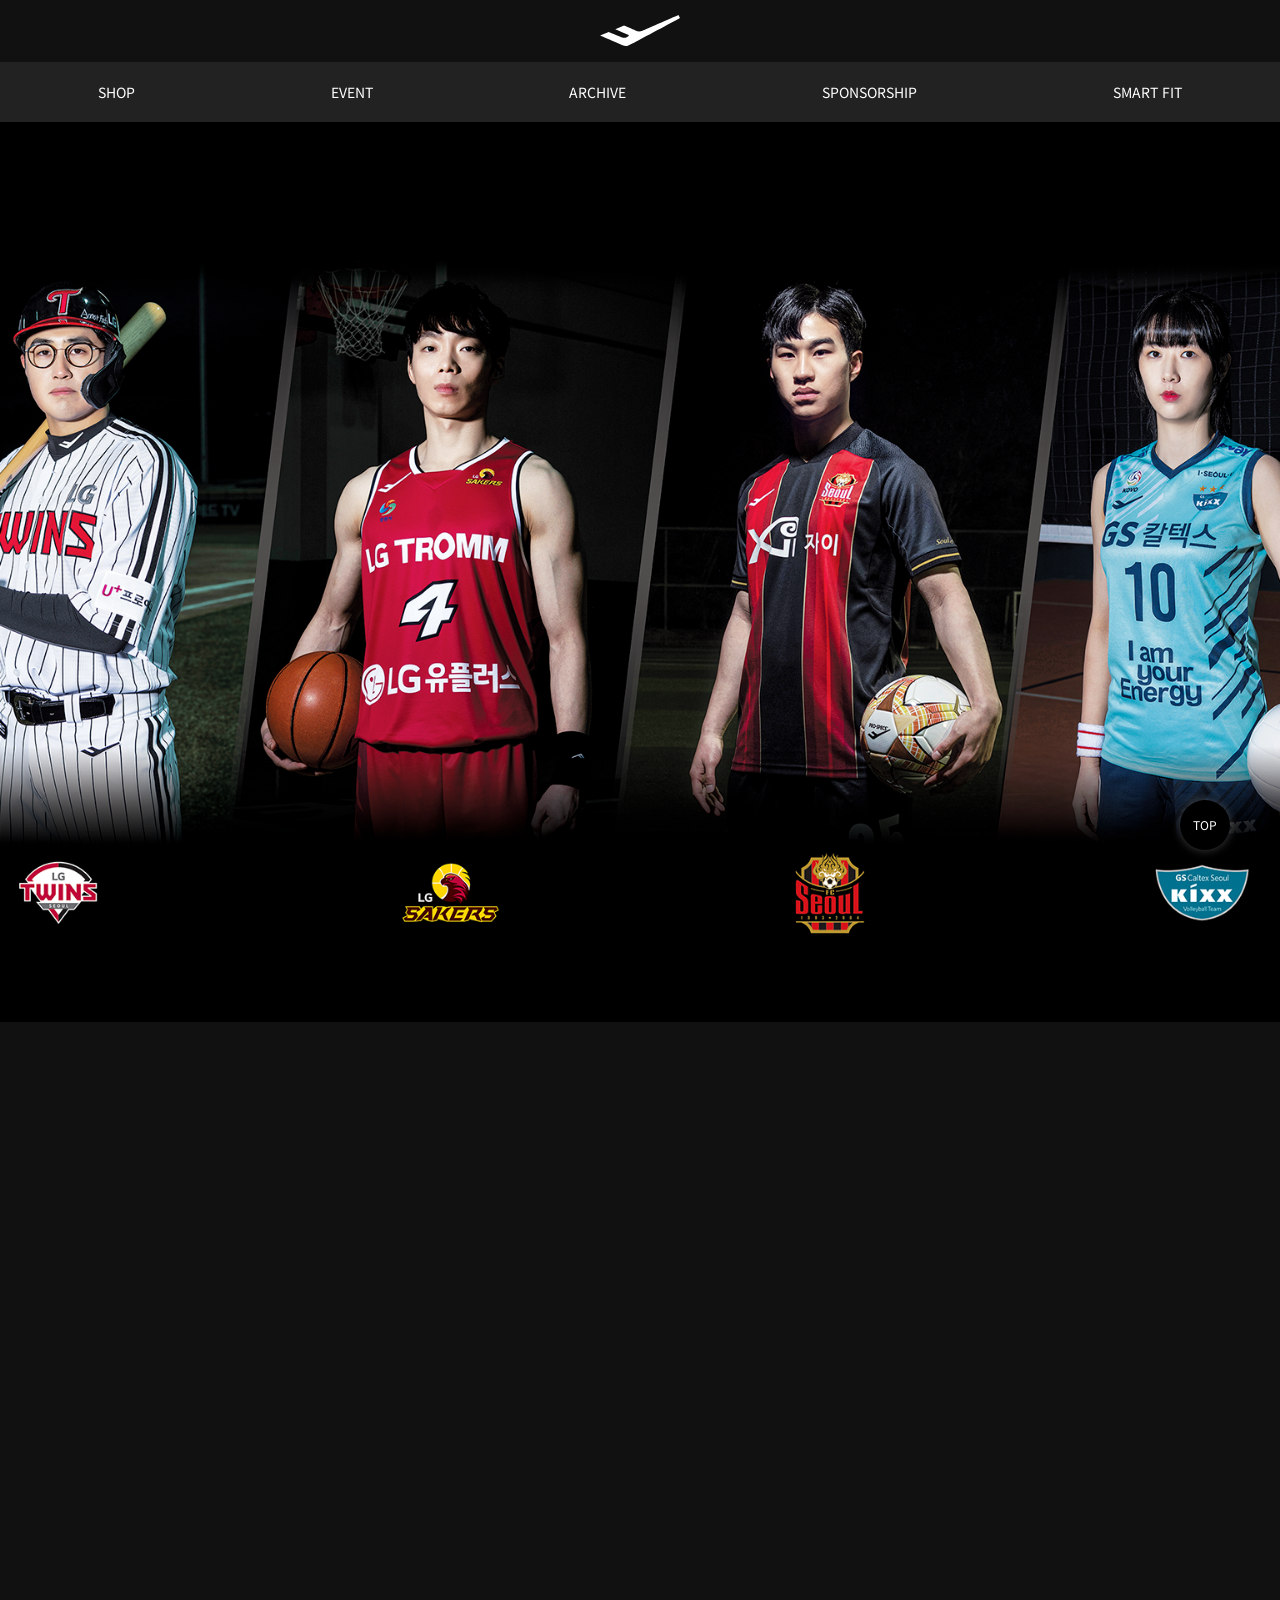
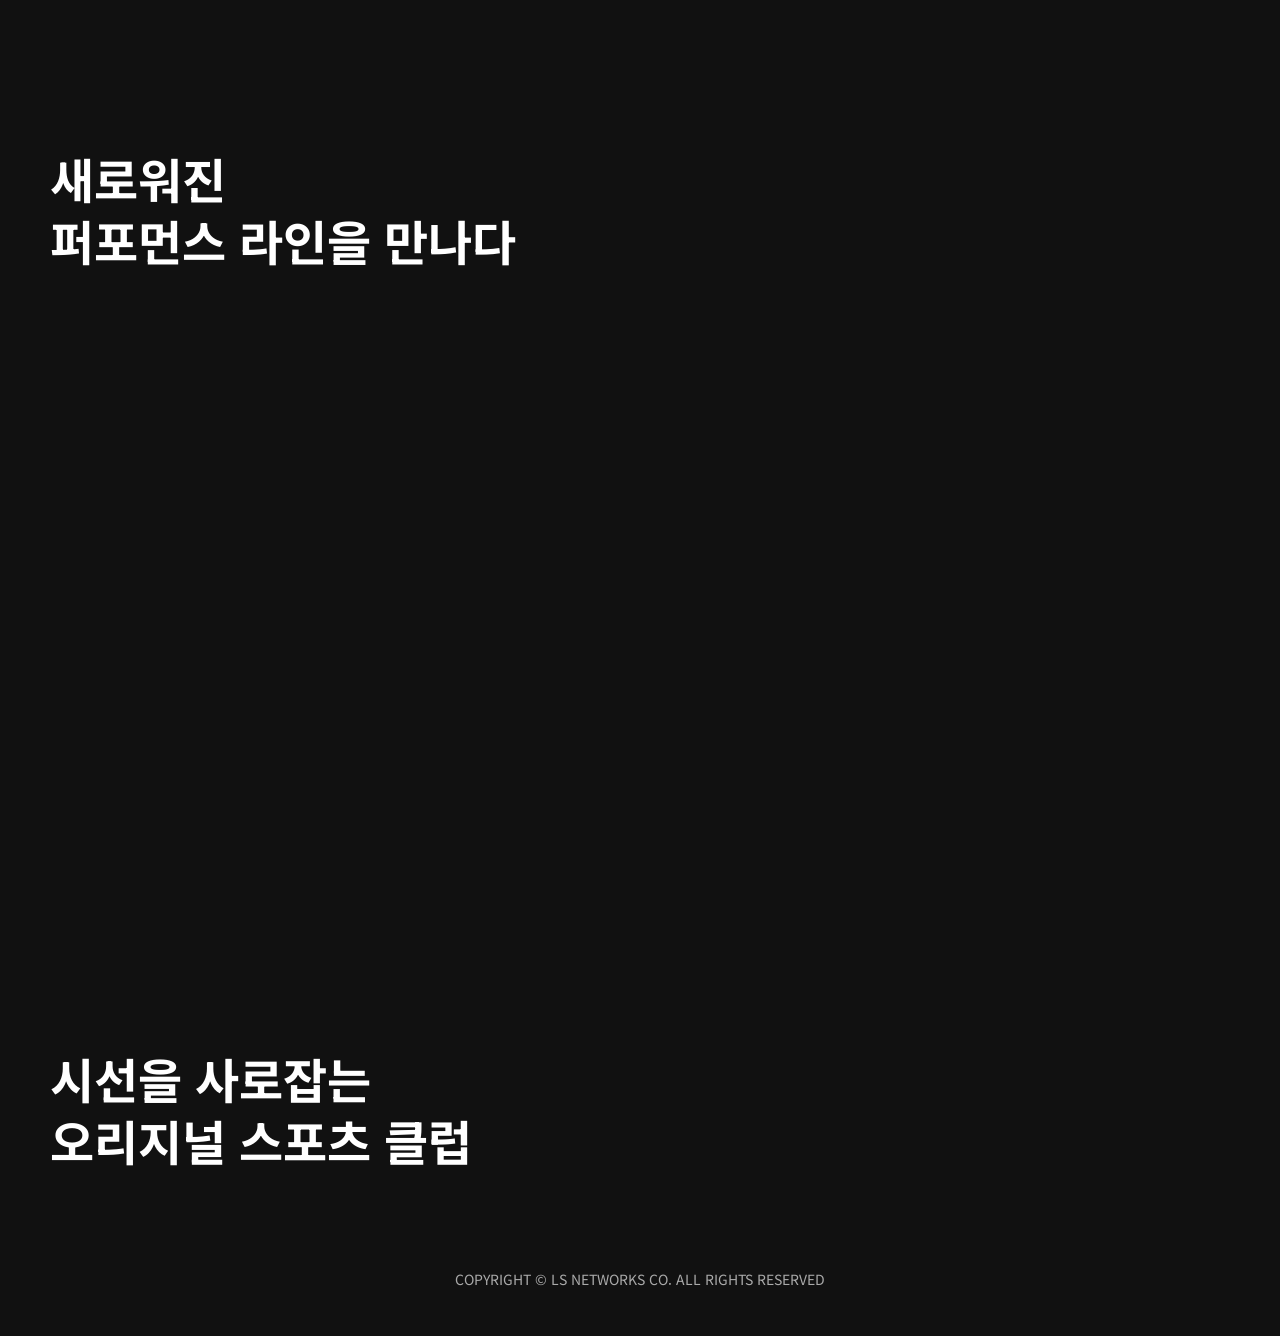
<file: 01-prospecs/index.html>
<!DOCTYPE html>
<html lang="ko">
<head>
    <meta charset="UTF-8">
    <meta http-equiv="X-UA-Compatible" content="IE=edge">
    <meta name="viewport" content="width=device-width, initial-scale=1.0">
    <title>프로스펙스</title>
    <link rel="shortcut icon" href="./images/logo.svg" type="image/x-icon">
    <link rel="stylesheet" href="reset.css">
    <style>
        body, html {
            background-color:#111;
            scroll-behavior: smooth; /* 스크롤되는 동적기능을 부드럽게 함 */
        }
        /* 스크롤바 적용 css */
        /* Firefox */
        html {scrollbar-width: 10px;;scrollbar-color: #222 #e73b3b;}
        /* Opera */
        html::-o-scrollbar {width: 10px;}
        html::-o-scrollbar-thumb {background-color: #222;border-radius: 5px;}
        /* Chrome, Safari, Edge 등 웹킷 기반 브라우저 */
        ::-webkit-scrollbar {width: 10px;}
        ::-webkit-scrollbar-track {box-shadow: inset 0 0 5px rgba(0, 0, 0, 0.3);}
        ::-webkit-scrollbar-thumb {background-color: #222;border-radius: 5px;}
        #top_btn {
            width:50px; line-height:50px; display:block; font-size:0.75rem;
            border-radius:50%; text-align:center;
            position:fixed; right:50px; bottom:50px; z-index:999;
            background:#000; color:#fff;
            box-shadow:0 0 10px rgba(255,255,255,0.25);
        }
        /* 헤더,메인,풋터,네비를 그룹으로 묶어서 최소너비제한을 1000px로 설정해서 그 이하로 작아지지 않게 함 */
        header,main,footer,nav {min-width:1000px;}
        header {text-align:center; padding:15px 0;}
        header img {width:80px;}
        nav {
            width:100%; margin:0 auto; background:#222;
            display:flex; justify-content:space-around;
            /* 스크롤 내릴 시 내비고정 css */
            position:sticky; top:0; z-index: 900;
        }
        nav a {position:relative; display:inline-block; line-height:60px; padding:0 20px; color:#fff; font-size:0.875rem;}
        /* 네비위에 마우스를 올려놓을때 나타나는 표시 밑줄을 숨겨놓음 */
        /* a의 마지막 자식위치에 가상요소 생성(크기와 면형태의 자유로운 구조) */
        nav a::after {
            display:block; /* after 디자인 시 보이기 위해 블록 설정 */
            position:absolute; content:''; background:#e73b3b; width:100%; height:1px; bottom:1px; left:0; 
            display:none; /* after 디자인 후 마우스 올리기 전 보이면 안되므로 숨기기 처리 
            display 속성이 2번 있으므로 마지막에 작성된 none만 적용되고 위 block은 무시*/
        }
        /* a에 마우스를 올리면 글자색상 변경*/
        nav a:hover {color:#e73b3b;}
        /* a에 마우스를 올리면 가상요소가 나타나도록 함 */
        nav a:hover::after {display:block;}
        main {}
        main section {
            height:100vh; /* 뷰포트: 사용자가 보는 화면 높이 */
            background-size:cover; /* 모든 섹셩 태그의 사진의 사이즈, 위치는 모두 동일하게 설정 */
            background-position:center;
            position:relative;
        }
        /* 섹션을 개볗적으로 나누어 각각 구분  */
        main section:nth-child(1) {background-image:url(images/optimize1.png);}
        main section:nth-child(2) {
            background-image:url(https://images.unsplash.com/photo-1566932769119-7a1fb6d7ce23?q=80&w=1470&auto=format&fit=crop&ixlib=rb-4.1.0&ixid=M3wxMjA3fDB8MHxwaG90by1wYWdlfHx8fGVufDB8fHx8fA%3D%3D);
            /* 스크롤 시 배경 이미지 고정 */
            background-attachment: fixed;
        }
        main section:nth-child(3) {background-image:url(https://images.unsplash.com/photo-1461896836934-ffe607ba8211?q=80&w=1470&auto=format&fit=crop&ixlib=rb-4.1.0&ixid=M3wxMjA3fDB8MHxwaG90by1wYWdlfHx8fGVufDB8fHx8fA%3D%3D);}
        main section h2 {
            /* absolute 사용된 이유:부모 높이 vh에 들어간 값에 의해 부모길이가 한번에 달라질때 배경사진 글자를 항상 왼쪽아래 두기 위해서 */
            position:absolute; left:50px; bottom:50px;
            font-size:3rem; font-weight:700; line-height:1.3; color:#fff;
        }
        footer {font-size:0.875rem; color:#aaa; text-align:center; padding:50px 0;}
    </style>
</head>
<body>
    <a href="#line" id="top_btn">TOP</a>
    <!-- 위 top버튼(cta) 클릭 시 section2번 위치로 이동하기 -->
    <header>
        <h1><img src="images/logo.svg" alt="프로스펙스"></h1>
    </header>
    <nav>
        <a href="#hero">SHOP</a>
        <a href="#club">EVENT</a>
        <a href="#">ARCHIVE</a>
        <a href="#">SPONSORSHIP</a>
        <a href="#">SMART FIT</a>
    </nav>
    <main>
        <section id="hero"></section>
        <section id="line"><h2>새로워진<br>퍼포먼스 라인을 만나다</h2></section>
        <section id="club"><h2>시선을 사로잡는<br>오리지널 스포츠 클럽</h2></section>
    </main>
    <footer>COPYRIGHT &copy; LS NETWORKS CO. ALL RIGHTS RESERVED
    </footer>
</body>
</html>
</file>
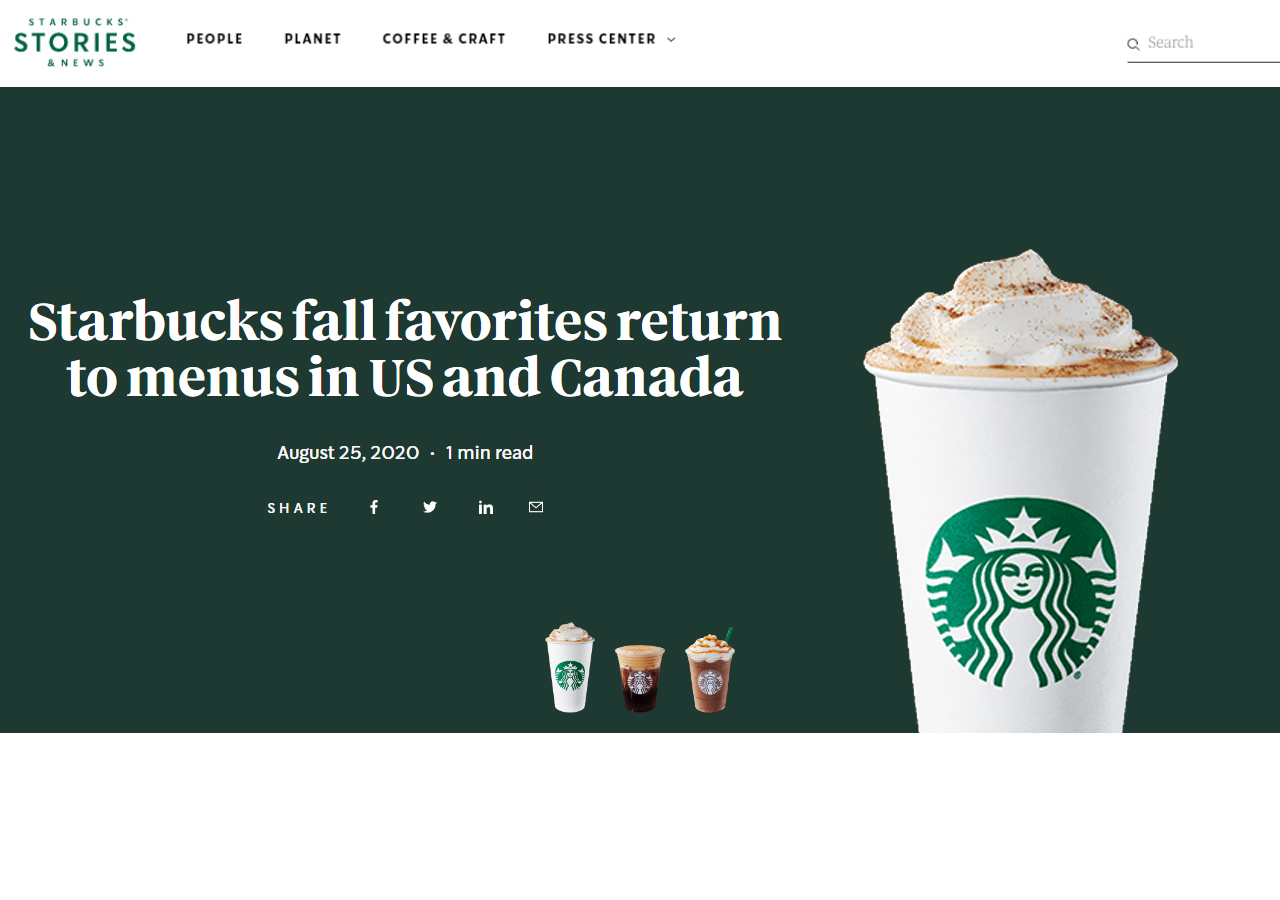
<file: 02-starbucks-hero/index.html>
<!DOCTYPE html>
<html lang="ko">
<head>
    <meta charset="UTF-8">
    <meta http-equiv="X-UA-Compatible" content="IE=edge">
    <meta name="viewport" content="width=device-width, initial-scale=1.0">
    <title>스타벅스 코리아</title>
    <link rel="stylesheet" href="reset.css">
    <style>
        header, #v_c {width:1400px; margin:0 auto;}
        header img {width:100%;}
        #visual {
            background:#1e3932; padding:200px 0;
            position:relative; overflow:hidden;
        }
        #v_img {
            position:absolute; right:100px; bottom:-100px;
        }
        #v_btn {
            position:absolute; left:0; bottom:20px; width:100%;
            display:flex; justify-content: center;
        }
        #v_btn a {
            width:50px; margin:0 10px; 
            display:flex; align-items:flex-end;
        }
        #v_btn a:hover img {
            transform:translateY(-30px);
        }
        #v_btn a img {
            width:100%;
            transition: transform 0.5s ease;
        }
    </style>
    <script>
        window.onload=function(){

            

        }//e:onload
    </script>
</head>
<body>
    <div id="wrap">
        <header><img src="coffee_images/starbucks_header.jpg" alt=""></header>
    </div>
    <div id="visual">
        <div id="v_c">
            <img src="coffee_images/starbucks_title.jpg" alt="">
        </div>
        <div id="v_img">
            <img src="coffee_images/starbucks1.png" alt="" id="starbucks_img">
        </div>
        <div id="v_btn">
            <a href="#"><img src="coffee_images/starbucks1.png" alt=""></a>
            <a href="#"><img src="coffee_images/starbucks2.png" alt=""></a>
            <a href="#"><img src="coffee_images/starbucks3.png" alt=""></a>
        </div>
    </div>
</body>
</html>
</file>
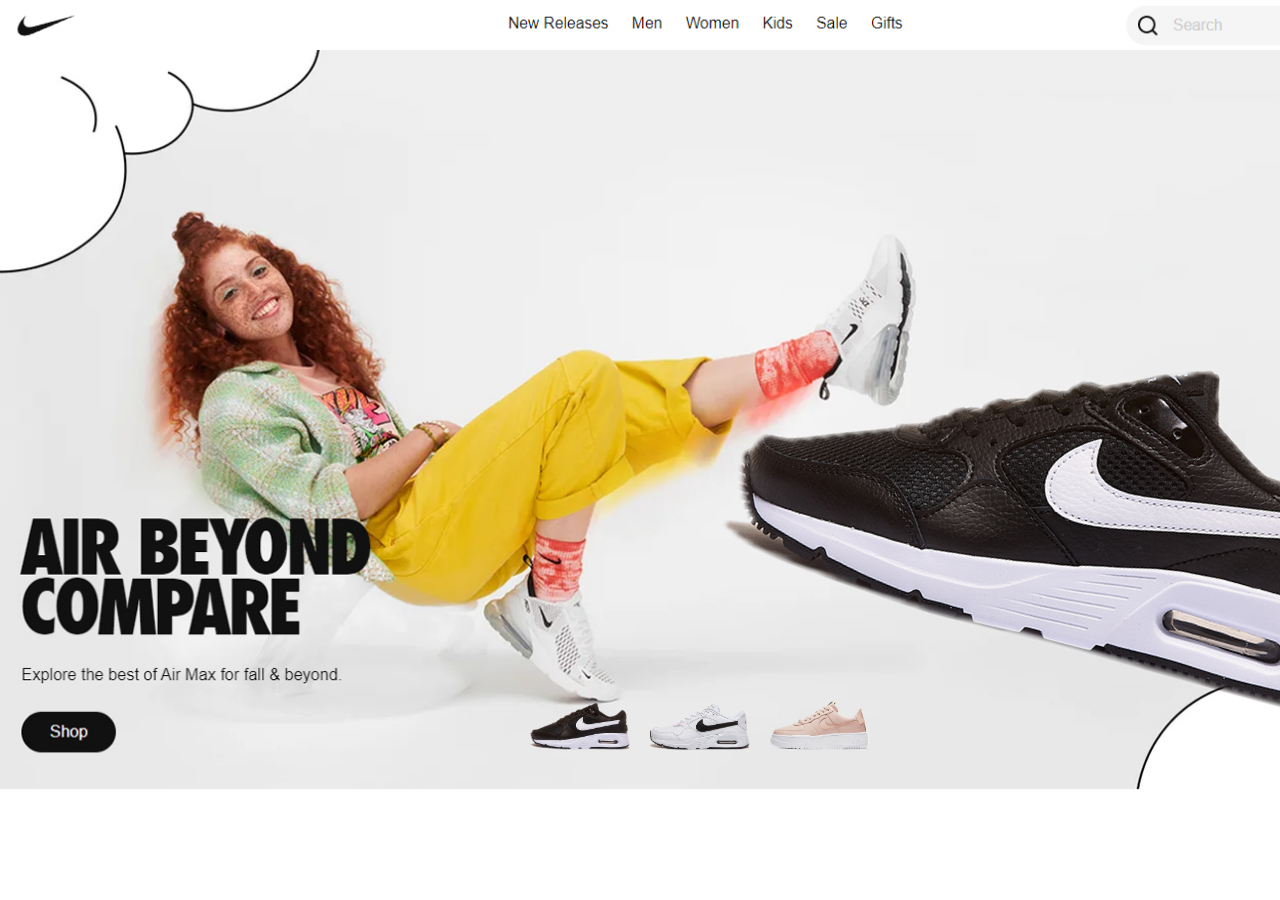
<file: 03-nike/index.html>
<!DOCTYPE html>
<html lang="ko">
<head>
    <meta charset="UTF-8">
    <meta http-equiv="X-UA-Compatible" content="IE=edge">
    <meta name="viewport" content="width=device-width, initial-scale=1.0">
    <title>나이키</title>
    <link rel="stylesheet" href="reset.css">
    <style>
        header, #v_c {width:1400px; margin:0 auto;}
        header img {width:100%;}
        #visual {
            background:url(images/nike_bg.jpg) no-repeat center; 
            width: 1400px; height: 750px; margin:0 auto;
            background-size: auto 100%;
            position:relative; overflow:hidden;
        }
        #v_img {
            position: absolute;
            right: 0px;
            bottom: 150px;
            
            transform: rotate(15deg);
        }
        #v_btn {
            position:absolute; left:0; bottom:50px; width:100%;
            display:flex; justify-content: center;
        }
        #v_btn a {
            width:100px; margin:0 10px; 
            display:flex; align-items:flex-end;
        }
        #v_btn a img {
            width:100%;
            transform-origin: right bottom; /* 중심축 변경*/
            transition:transform 0.5s;
        }
        #v_btn a:hover img {
            transform:rotate(15deg);
        }
    </style>
    <script>
        window.onload=function(){

            

        }//e:onload
    </script>
</head>
<body>
    <div id="wrap">
        <header><img src="images/nike_header.jpg" alt=""></header>
    </div>
    <div id="visual">
        <div id="v_img">
            <img src="images/nike1.png" alt="" id="nike_img">
        </div>
        <div id="v_btn">
            <a href="#"><img src="images/nike1.png" alt=""></a>
            <a href="#"><img src="images/nike2.png" alt=""></a>
            <a href="#"><img src="images/nike3.png" alt=""></a>
        </div>
    </div>
</body>
</html>
</file>
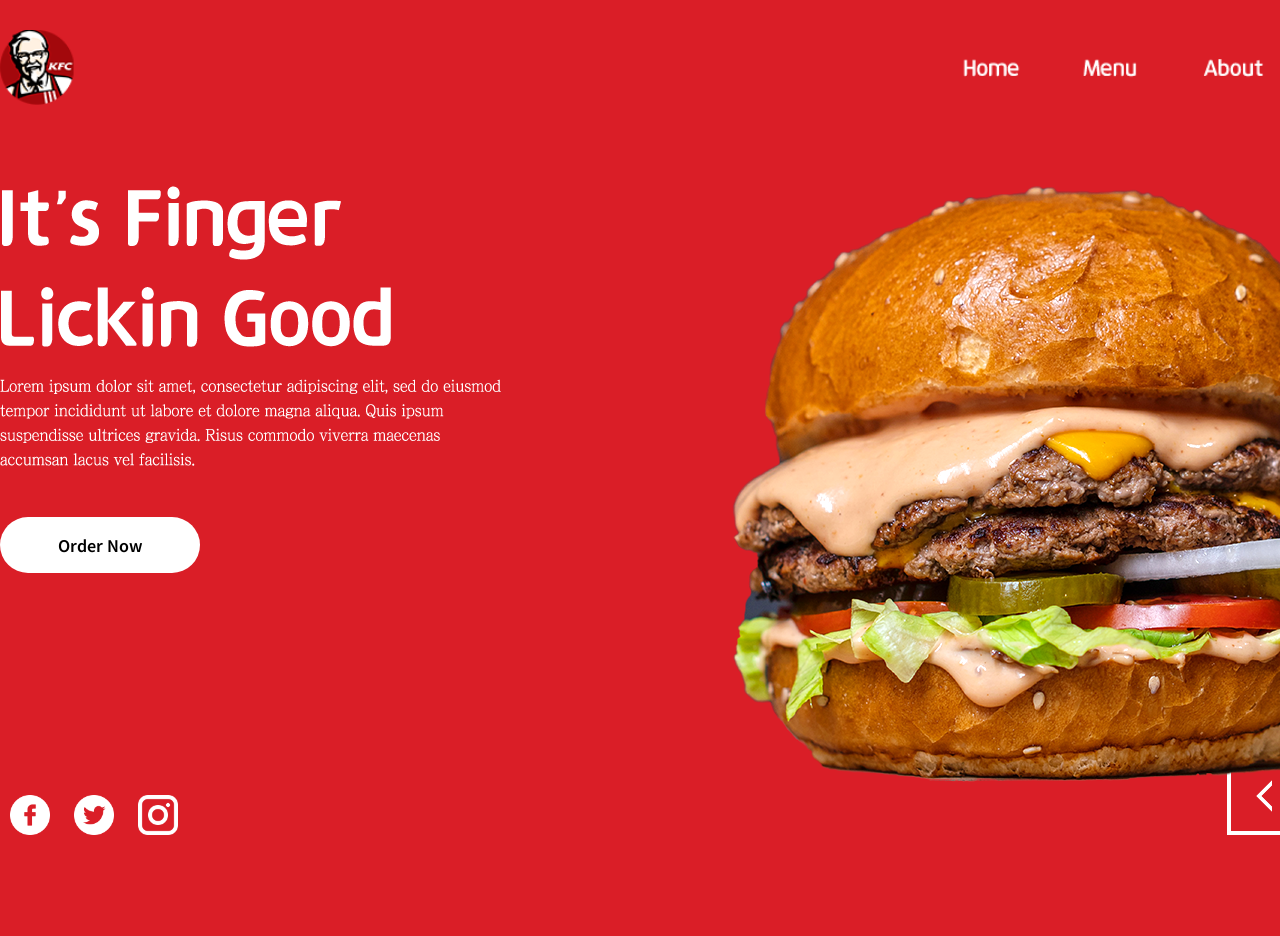
<file: 04-kfc/index.html>
<!DOCTYPE html>
<html lang="ko">
<head>
    <meta charset="UTF-8">
    <meta http-equiv="X-UA-Compatible" content="IE=edge">
    <meta name="viewport" content="width=device-width, initial-scale=1.0">
    <title>KFC</title>
    <link rel="stylesheet" href="reset.css">
    <style>
        body, html {background:#da1e27;}
        header, main {width:1400px; margin:0 auto;}
        header {padding:30px 0;}
        header img {width:100%;}
        main {height:800px; position:relative; display:flex; justify-content:space-between; padding:50px 0 0;}
        main .txt #order {
            background:#fff; border-radius:50px; text-align:center; padding:20px 0;
            display:inline-block; margin-top:50px; font-weight:600;
            width:200px; color:#000;
            transition:
            width 0.5s,
            color 0.2s;
        }
        main .txt #order:hover {
            color:#da1e27;
            width:250px;
            box-shadow:0 0 10px rgba(255,255,255,0.5);
        }
        #sns {position:absolute; left:0; bottom:100px;}
        #sns a {
            display:inline-block; width:40px; margin:0 10px;
            position:relative; top:0;
        }
        #sns a img {width:100%; transition:transform 0.3s;}
        #sns a:hover img {transform: translateY(-26px);}
        #dynamic #big {position:relative; z-index: 100;}
        #dynamic #btn {display:flex; position:absolute; right:0; bottom:100px; z-index:20;}
        #dynamic #btn a {margin:0 5px;}
        #dynamic #btn a#prev {}
        #dynamic #btn a#next {transform:scaleX(-1);}
    </style>
    <script>
        window.onload=function(){
            //이전 누르면 메뉴2
            //다음 누르면 메뉴3
            /* 변수 */
            const prevBtn = document.querySelector('#prev');
            const nextBtn = document.querySelector('#next');
            const dynamicImg = document.querySelector('#big');
            console.log(prevBtn, nextBtn, dynamicImg);
            /* 이벤트 */
            prevBtn.addEventListener('click', prevImg);
            nextBtn.addEventListener('click', nextImg);
            /* 함수 */
            function prevImg() {
                dynamicImg.src = './images/menu2.png';
            }
            function nextImg() {
                dynamicImg.src = './images/menu3.png';
            }
        }//e:onload
    </script>
</head>
<body>
    <div id="wrap">
        <header><img src="images/kfc_header.png" alt=""></header>
        <main>
            <div class="txt">
                <p><img src="images/sub_title.png" alt=""></p>
                <a href="#" id="order">Order Now</a>
            </div>
            <div id="sns">
                <a href="#"><img src="images/facebook.png" alt=""></a>
                <a href="#"><img src="images/twitter.png" alt=""></a>
                <a href="#"><img src="images/instagram.png" alt=""></a>
            </div>
            <div id="dynamic">
                <div id="img">
                    <img src="images/menu1.png" alt="" id="big">
                </div>
                <div id="btn">
                    <a href="#" id="prev"><img src="images/prev_next.png" alt=""></a>
                    <a href="#" id="next"><img src="images/prev_next.png" alt=""></a>
                </div>
            </div>
        </main>
    </div>
</body>
</html>
</file>
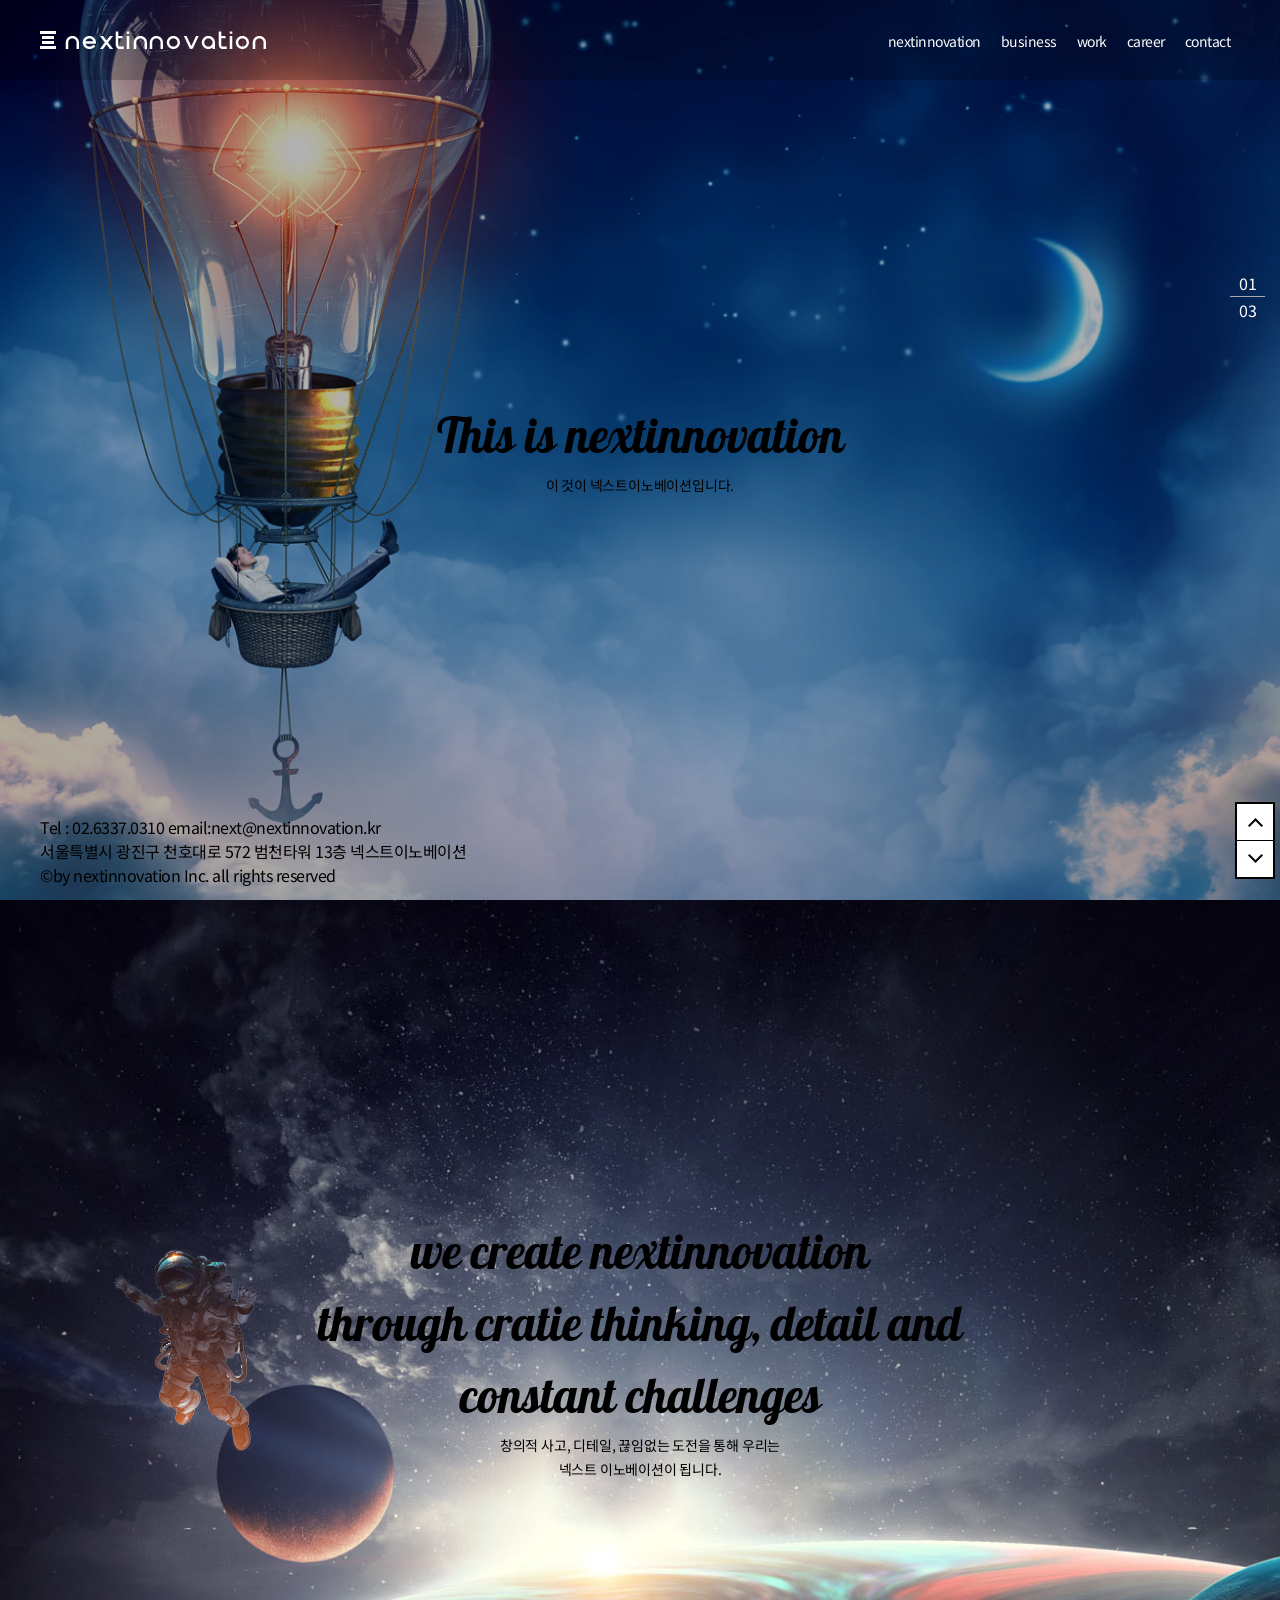
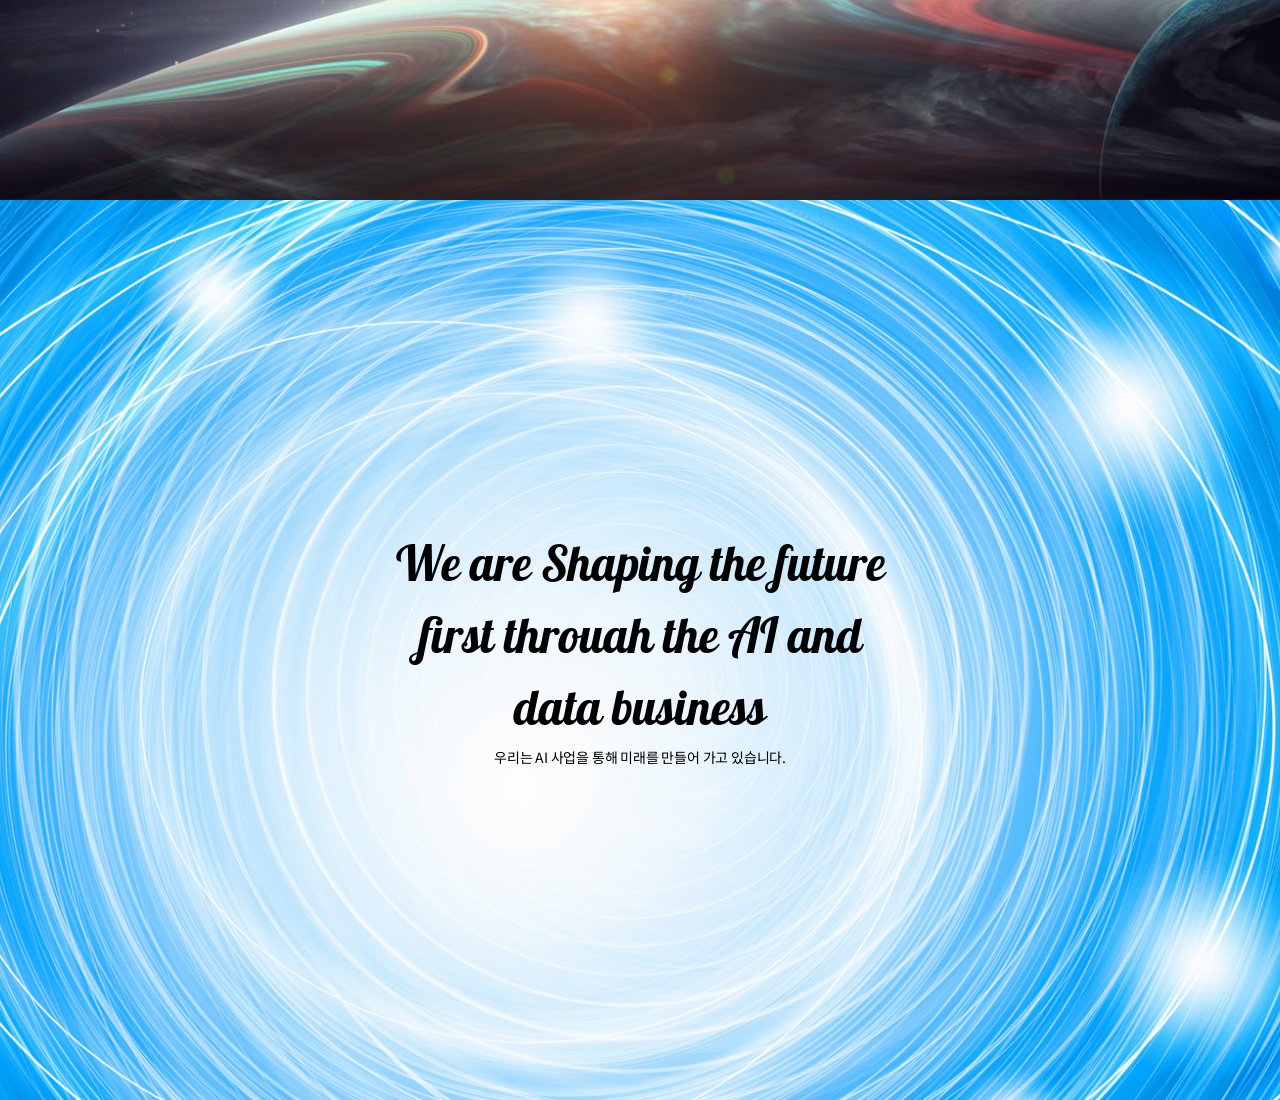
<file: 05-next/index.html>
<!DOCTYPE html>
<html>
<head>
    <title>넥스트이노베이션</title>
    <meta charset="UTF-8">
    <meta name="description" content="">
    <meta name="keywords" content="">
    <link rel="stylesheet" href="style/reset.css">
    <link rel="stylesheet" href="style/main.css">
    <script src="script/main.js" defer></script>
</head>
<body>
    <div class="popup">
        <div class="page_num">
            <span class="current_num">01</span>
            <span class="all_num">03</span>
        </div>
        <div class="page_pst">
            <a href="#" class="page_top"><img src="images/btn_up.jpg" alt="위로"></a>
            <a href="#" class="page_btm"><img src="images/btn_down.jpg" alt="아래로"></a>
        </div>
    </div>
    <header>
        <div class="h_container">
            <h1><a href="#"><img src="images/logo.png" alt="넥스트이노베이션"></a></h1>
            <nav>
                <ul>
                    <li><a href="#">nextinnovation</a></li>
                    <li><a href="#">business</a></li>
                    <li><a href="#">work</a></li>
                    <li><a href="#">career</a>
                        <ul class="sub">
                            <li><a href="#">채용공고</a></li>
                            <li><a href="#">채용안내</a></li>
                        </ul>
                    </li>
                    <li><a href="#">contact</a></li>
                </ul>
            </nav>
        </div>
    </header>
    <section>
        <div class="sec1 sec">
            <h1>This is nextinnovation</h1>
            <p>이 것이 넥스트이노베이션입니다.</p>
        </div>
        <div class="sec2 sec">
            <h1>we create nextinnovation<br>
            through cratie thinking, detail and<br>
            constant challenges
            </h1>
            <p>창의적 사고, 디테일, 끊임없는 도전을 통해 우리는<br>
            넥스트 이노베이션이 됩니다.</p>
        </div>
        <div class="sec3 sec">
            <h1>We are Shaping the future<br>
            first throuah the AI and<br>
            data business</h1>
            <p>우리는 AI 사업을 통해 미래를 만들어 가고 있습니다.</p>
        </div>
    </section>
    <footer>
        <p>Tel : 02.6337.0310 email:next@nextinnovation.kr<br>
        서울특별시 광진구 천호대로 572 범천타워 13층 넥스트이노베이션<br>
        &copy;by nextinnovation Inc. all rights reserved</p>
    </footer>
    
</body>
</html>
</file>
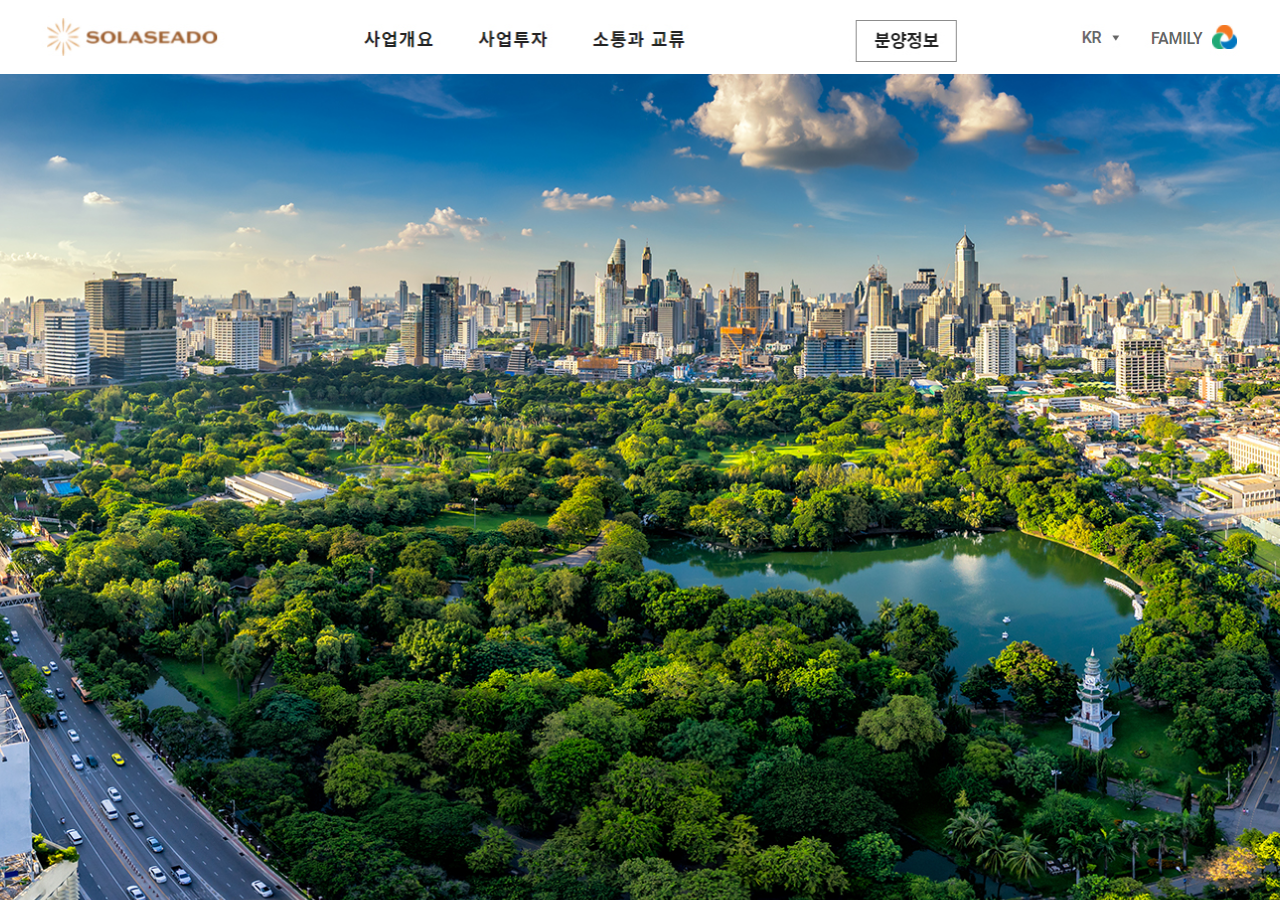
<file: 06-sola/index.html>
<!DOCTYPE html>
<html lang="ko">
<head>
    <meta charset="UTF-8">
    <meta http-equiv="X-UA-Compatible" content="IE=edge">
    <meta name="viewport" content="width=device-width, initial-scale=1.0">
    <title>태양의 도시 솔라시도</title>
    <link rel="stylesheet" href="reset.css">
    <style>
        body, html {
            font-family:'Noto Serif KR', serif;
            width:100%; height:100%; overflow:hidden;
        }
        /* design */
        .h_bg {background:#fff; position:fixed; left:0; top:0; width:100%; z-index:999;}
        .h_bg header {width:1200px; margin:0 auto;}
        .h_bg header img {width:100%;}
        .slide_wrap {max-width:1920px;}
        .slide_wrap .slide_c {position:relative;}
        .slide_wrap .slide_c .slide {
            position:absolute; left:0; top:0;
            width:100%; height:100vh;
            background-position:center;
            opacity:0; transition:opacity 0.5s;
        }
        .slide_wrap .slide_c .slide1 {
            background-image:url(images/bg1.jpg); opacity:1;
            background-size:auto 120%;/* 기본값 설정 권장: 창의 크기를 키웠을때 문제 발생 -> 가로 사이즈 up 부모에 max-width로 크기 지정  */
            animation:bgAni 3s infinite alternate;
        }
        .slide_wrap .slide_c .slide2 {background-image:url(images/bg2.jpg); }
        .slide_wrap .slide_c .slide3 {background-image:url(images/bg3.jpg);}
        .slide_wrap .slide_c .slide p {
            text-align:center; color:#fff;
            letter-spacing:-1px;
            position:relative; 
            font-size:3rem; top:400px; opacity:0; /* 기본값 */
            animation: txtAni 3s infinite alternate;
        }
        /* class */

        /* animation */
        /* transform을 사용한 상대값 작성 방법 또는 기존에 적혀있는 기본값을 활요한 방법 2가지 모두 가능 */
        @keyframes txtAni {
            0% {font-size:3rem; top:400px; opacity:0;}
            100% {font-size:3.2rem; top:380px; opacity:1;}
        }
        @keyframes bgAni {
            /* 0% {transform:scale(100%)}
            100% {transform:scale(120%);} */
            0% {background-size:auto 120%;}
            100% {background-size:auto 140%;}
        }
    </style>
    <script>
        window.onload=function(){

            

        }//e:onload
    </script>
</head>
<body>
    <div class="h_bg">
        <header>
            <img src="images/header.jpg" alt="">
        </header>
    </div>
    <div class="slide_wrap">
        <div class="slide_c">
            <div class="slide slide1"><p>SOLASEADO</p></div>
            <div class="slide slide2"><p>햇빛과 함께 행복을 꿈꾸는,</p></div>
            <div class="slide slide3"><p>솔라시도의 도전이 시작됩니다.</p></div>
        </div>
    </div>
</body>
</html>
</file>
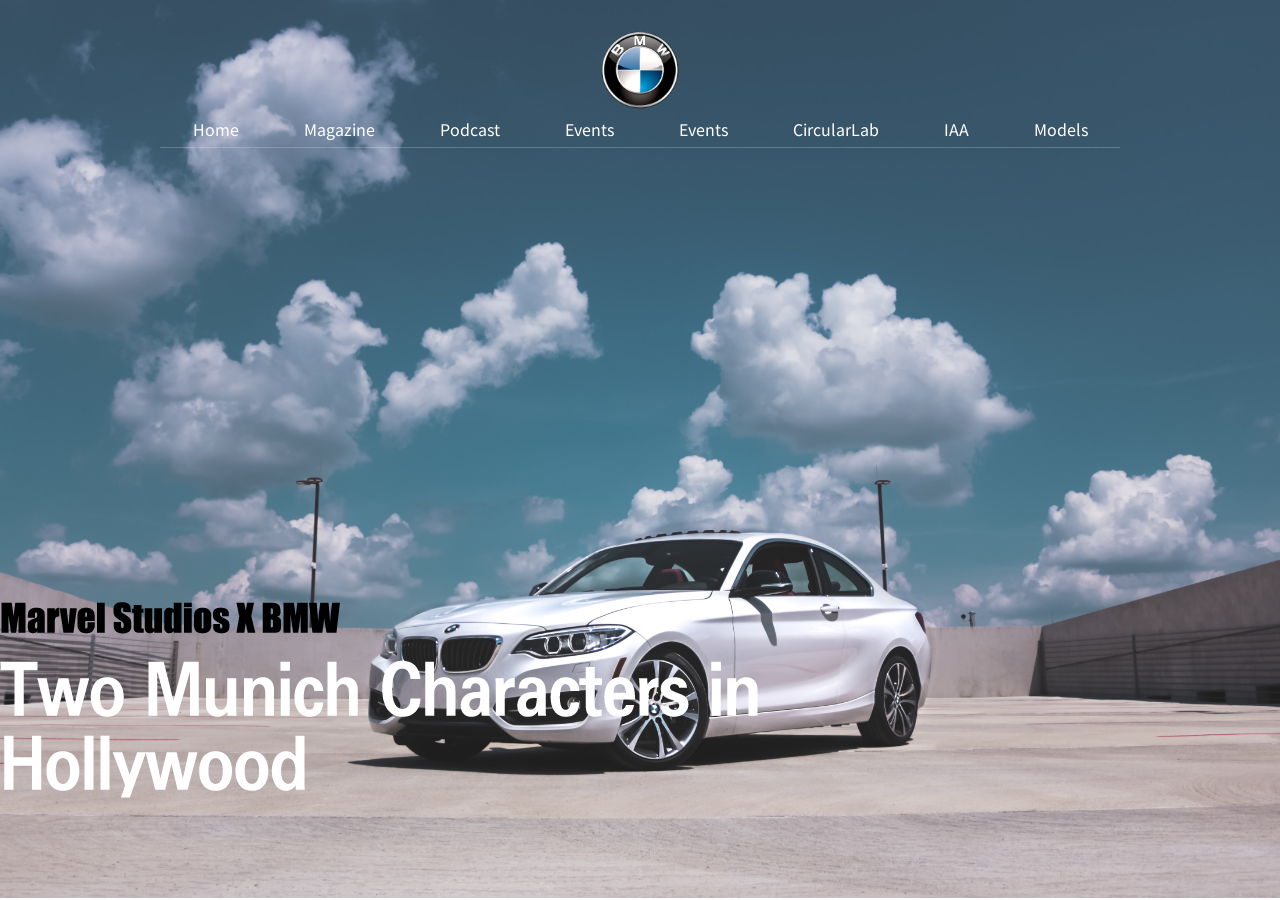
<file: 08-bmw/index.html>
<!DOCTYPE html>
<html lang="ko">
<head>
    <meta charset="UTF-8">
    <meta http-equiv="X-UA-Compatible" content="IE=edge">
    <meta name="viewport" content="width=device-width, initial-scale=1.0">
    <title>BMW 코리아</title>
    <link rel="stylesheet" href="reset.css">
    <style>
        #wrap {
        width:100%; /* height:100vh; */
            background:url(images/bmw_bg.jpg);
            background-size:cover;
            background-position: center 70%;
            position:relative; 
        }
        header {
            width:1200px; margin:0 auto; padding:30px 0;
        }
        header h1 {width:80px; margin:0 auto;}
        header h1 img {width:100%;}
        header nav {
            border-bottom:1px solid rgba(255,255,255,0.2);
            width:80%; margin:0 auto; display:flex; justify-content:space-around;
        }
        header nav a {padding:10px 0; position:relative; color:#fff;} 
        /*  a에 border 사용하는 이유 border는 단순 시각적인 밑줄 디자인일 뿐, 애니메이션&개별크기 동작불가 */
        header nav a::after {
            content:''; display:block;
            width:100%; height:1px; background:#cae4ff;
            position:absolute; bottom:-1px;
            /* 중심축 특징으로 애니메이션 적용할 때 항상 transform 속성 사용하기 */ 
            /* 크기(scale), 이동(translate), 회전(rotate), 기울기(skew) */
            transform:scaleX(0); /* 중심기준으로 X축 크기 0 설정(처음 숨기기) */
            transition:transform 0.6s;
        }
        header nav a:hover::after {
            transform: scaleX(1); 
            /* transform은 변형 속성일 쁀 애니메이션 속성이 아님 */
            /* 사용자 이벤트와 함께 변경되는 css 속성 애니메아션은 transition */
            /* 이벤트와 관계없이 자동 실행되는 css 속성 애니메이션은 keyframes, animation */
        }
        main {position:relative; width:1400px; height:80vh; margin:0 auto;}
        main img {
            position:absolute; left:0; bottom:100px;
        }

    </style>
    <script>
        window.onload=function(){

        }//e:onload
    </script>
</head>
<body>
    <div id="wrap">
        <header>
            <h1><img src="images/bmw_logo.png" alt=""></h1>
            <nav>
                <a href="#">Home</a>
                <a href="#">Magazine</a>
                <a href="#">Podcast</a>
                <a href="#">Events</a>
                <a href="#">Events</a>
                <a href="#">CircularLab</a>
                <a href="#">IAA</a>
                <a href="#">Models</a>
            </nav>
        </header>
        <main>
            <img src="images/sub_title.png" alt="">
        </main>
    </div>
</body>
</html>
</file>
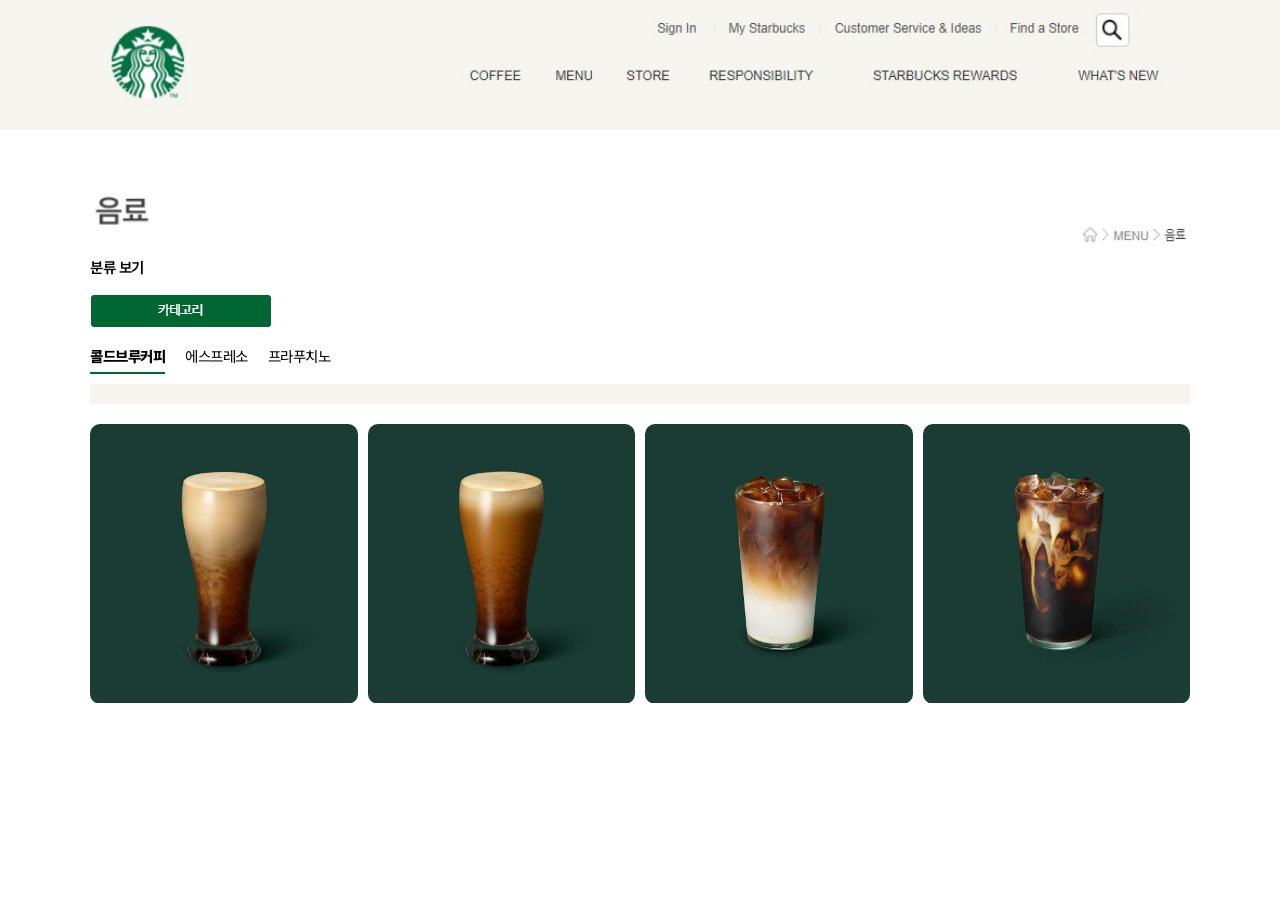
<file: 09-starbucks_details/index.html>
<!DOCTYPE html>
<html lang="ko">
<head>
    <meta charset="UTF-8">
    <meta http-equiv="X-UA-Compatible" content="IE=edge">
    <meta name="viewport" content="width=device-width, initial-scale=1.0">
    <title>음료 | 스타벅스 코리아</title>
    <link rel="stylesheet" href="reset.css">
    <style>
        /* design */
        #h_bg {background:#f6f5ef;}
        #h_bg header {width:1100px; margin:0 auto; padding:10px 0;}
        #h_bg header img {width:100%;}
        /* 메인 */
        main {width:1100px; margin:50px auto 0;}
        main .title img {width:100%;}
        main .sub_title {padding:0 0 20px; font-size:0.91rem; font-weight:600; letter-spacing:-0.5px;}
        /* 콜드브루~프라푸치노 카테고리메뉴  */
        main .category_menu {
            display:flex; justify-content:flex-start;
            padding:20px 0;
        }
        main .category_menu a {position:relative; font-size:0.91rem; letter-spacing:-0.5px;}
        main .category_menu a:nth-child(even) {margin:0 20px;}
        /* 커피메뉴리스트 */
        #menu_title {
            margin-bottom:20px; padding:10px;
            background: #f6f5ef; font-size:0.875rem; letter-spacing:-1px;
            display:flex; align-items:center;
        }
        #menu_title span {font-weight:800;}
        #menu_title img {padding:0 10px;}
        /* 메뉴내용 */
        .menu_contents {position:relative;}
        .menu_contents .menu {
            display:flex; justify-content:space-between;
            /* (위) .menu>a*4 수평방향 양쪽 끝으로 정렬 */
            position:absolute; left:0; top:0;
            /* .menu_contents 부모 기준 형제(menu*3)와 겹치는 정렬 */
            display:none; /* 모두 숨기기 */
        }
        .menu_contents .menu1 {display: flex;} /* menu2 별도로 flex 설정으로 보이기 */
        .menu_contents .menu a {
            margin-right:10px; overflow:hidden; position:relative;
            border-radius:10px; 
        }
        .menu_contents .menu a:last-child {margin-right:0}
        .menu_contents .menu a img {width:100%;}
        /* 커피정보 */
        .menu_contents .menu a:hover .info {opacity:1;}
        .menu_contents .menu .info {
            background:rgba(0,102,51,0.8); /*#006633 == rgb(0,102,051)*/
            width:100%; height:100%; display:block;
            position:absolute; left:0; top:0;
            text-align:center;
            opacity:0; transition: opacity 0.4s;
        }
        .menu_contents .menu .info span:first-child {padding-top:40%;}
        .menu_contents .menu .info span {
            display:block; font-weight: 600;
            line-height:1.5;
            color:#fff;
        }
        /* active class + animation */
        .active {font-weight:800;}
        .active::after {
            content:''; display:block;
            width:100%; height:2px; background:#006633;
            position:absolute; bottom:-10px; left:0;
        }
    </style>
    <script>
        window.onload=function(){
            // 1. 콜드브루 커피 분류 클릭 시 콜드브루만 보이기
            // 2. 에스프레소 커피 분류 클릭 시 에스프레소만 보이기
            // 3. 프라푸치노 커피 분류 클릭 시 프라푸치노만 보이기
            // -------------------변수
            const coldBrewMenu = document.querySelector('.category_menu a:nth-child(1)');    
            const esprossoMenu = document.querySelector('.category_menu a:nth-child(2)');   
            const frappuMenu = document.querySelector('.category_menu a:nth-child(3)');    
            const coldBrewContenet = document.querySelector('.menu1');    
            const esprossoContenet = document.querySelector('.menu2');    
            const frappuContenet = document.querySelector('.menu3');    
            console.log(coldBrewMenu, esprossoMenu, frappuMenu);
            console.log(coldBrewContenet, esprossoContenet, frappuContenet);
            //------------------------이벤트
            coldBrewMenu.addEventListener('click', coldBrewShow);
            esprossoMenu.addEventListener('click', esprossoShow );
            frappuMenu.addEventListener('click', frappuShow );
            // -----------------------------함수
            function allHide() { //모두 숨길때 필요한 호츌 함수
                coldBrewContenet.style.display = 'none';
                esprossoContenet.style.display = 'none';
                frappuContenet.style.display = 'none';
            }
            function coldBrewShow() {
                allHide();
                coldBrewContenet.style.display = 'flex';
            };
            function esprossoShow() {
                allHide();
                esprossoContenet.style.display = 'flex';
            };
            function frappuShow() {
                allHide();
                frappuContenet.style.display = 'flex';
            };
        };
        //e:onload
    </script>
</head>
<body>
    <div id="h_bg">
        <header><img src="images/header.jpg" alt=""></header>
    </div>
    <main>
        <div class="title"><img src="images/category.jpg" alt=""></div>
        <div class="sub_title">분류 보기</div>
        <a href="#" class="category"><img src="images/category_title.jpg" alt=""></a>
        <div class="category_menu">
            <a href="#" class="active">콜드브루커피</a>
            <a href="#">에스프레소</a>
            <a href="#">프라푸치노</a>
        </div>
        <div id="menu_title"><!-- javascript --></div>
        <div class="menu_contents">
            <!-- 콜드브루 -->
            <div class="menu menu1">
                <a href="#">
                    <img src="images/menu1-1.jpg" alt="">
                    <span class="info">
                        <span>콜드브루커피</span>
                        <span>50kcal</span>
                    </span>
                </a>
                <a href="#"><img src="images/menu1-2.jpg" alt=""><span class="info"><span>콜드브루커피</span><span>80kcal</span></span></a>
                <a href="#"><img src="images/menu1-3.jpg" alt=""><span class="info"><span>콜드브루커피</span><span>150kcal</span></span></a>
                <a href="#"><img src="images/menu1-4.jpg" alt=""><span class="info"><span>콜드브루커피</span><span>40kcal</span></span></a>
            </div>
            <!-- 에스프레소 -->
            <div class="menu menu2">
                <a href="#">
                    <img src="images/menu2-1.jpg" alt="">
                    <span class="info">
                        <span>에스프레소</span>
                        <span>50kcal</span>
                    </span>
                </a>
                <a href="#"><img src="images/menu2-2.jpg" alt=""><span class="info"><span>에스프레소</span><span>80kcal</span></span></a>
                <a href="#"><img src="images/menu2-3.jpg" alt=""><span class="info"><span>에스프레소</span><span>150kcal</span></span></a>
                <a href="#"><img src="images/menu2-4.jpg" alt=""><span class="info"><span>에스프레소</span><span>40kcal</span></span></a>
            </div>
            <!-- 프라푸치노 -->
            <div class="menu menu3">
                <a href="#">
                    <img src="images/menu3-1.jpg" alt="">
                    <span class="info">
                        <span>프라푸치노</span>
                        <span>50kcal</span>
                    </span>
                </a>
                <a href="#"><img src="images/menu3-2.jpg" alt=""><span class="info"><span>프라푸치노</span><span>80kcal</span></span></a>
                <a href="#"><img src="images/menu3-3.jpg" alt=""><span class="info"><span>프라푸치노</span><span>150kcal</span></span></a>
                <a href="#"><img src="images/menu3-4.jpg" alt=""><span class="info"><span>프라푸치노</span><span>40kcal</span></span></a>
            </div>
        </div>
    </main>
</body>
</html>
</file>
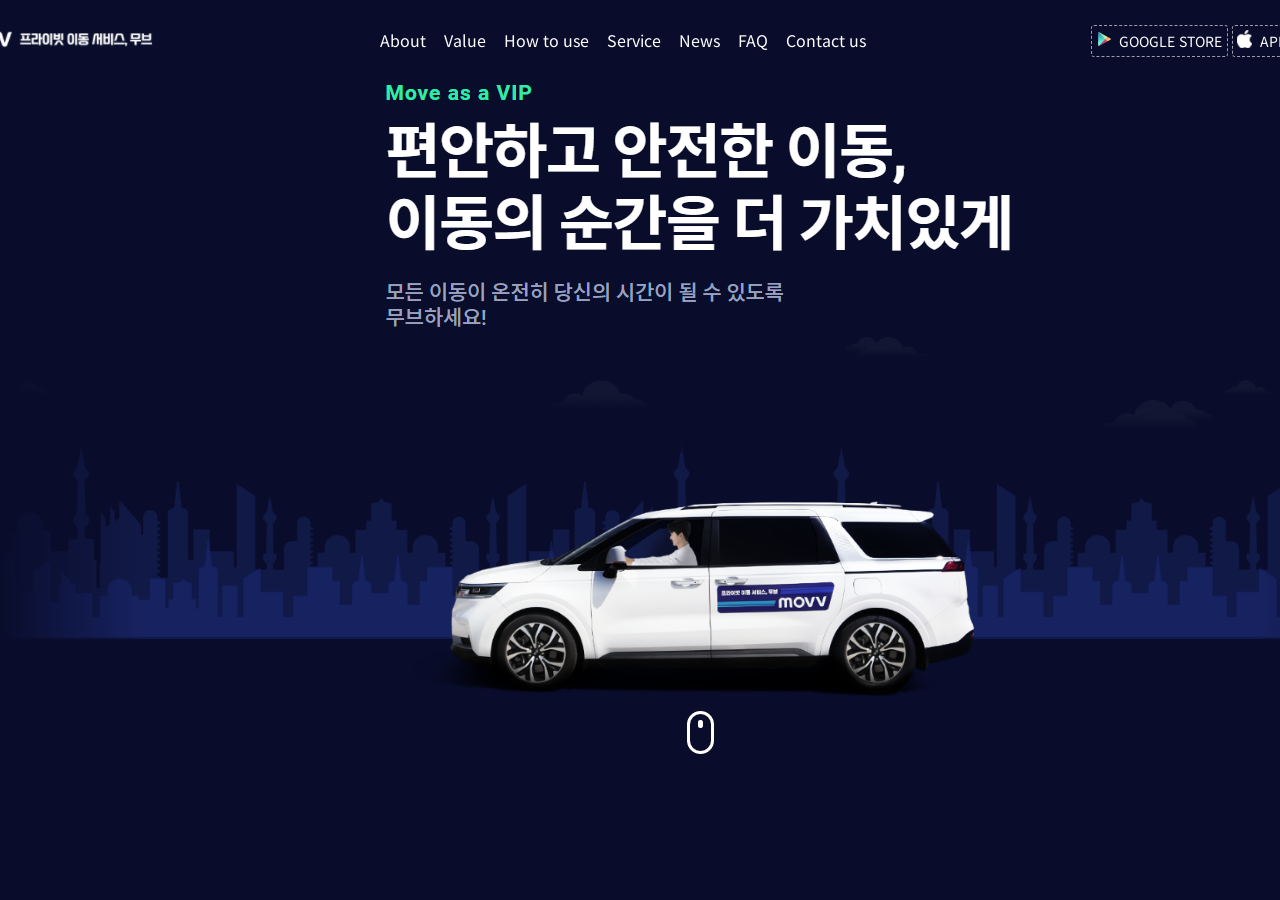
<file: 11-private/index.html>
<!DOCTYPE html>
<html lang="ko">
<head>
    <meta charset="UTF-8">
    <meta http-equiv="X-UA-Compatible" content="IE=edge">
    <meta name="viewport" content="width=device-width, initial-scale=1.0">
    <title>프라이빗 이동 서비스, 무브</title>
    <link rel="stylesheet" href="styles/reset.css">
    <link rel="stylesheet" href="styles/desktop.css">
    <link rel="stylesheet" href="styles/animation.css">
    <script>
        window.onload=function(){

        }//e:onload
    </script>
</head>
<body>
    <!-- rgb(9,13,43) , #1ECC8F-->
    <header>
        <h1><a href="#"><img src="images/logo.jpg" alt="프라이빗 이동 서비스, 무브"></a></h1>
        <nav>
            <a href="#">About</a>
            <a href="#">Value</a>
            <a href="#">How to use</a>
            <a href="#">Service</a>
            <a href="#">News</a>
            <a href="#">FAQ</a>
            <a href="#">Contact us</a>
        </nav>
        <div class="right">
            <a href="#">GOOGLE STORE</a>
            <a href="#">APP STORE</a>
        </div>
        <div class="mobile_nav_icon">
            <a href="#"><img src="images/btn_mobile_menu_w.png" alt=""></a>
        </div>
    </header>
    <main>
        <section class="txt">
            <img src="images/title.jpg" alt="편안하고 안전한 이동..">
        </section>
        <div class="bg_wrap">
            <div class="bg bg1"><!-- <img src="images/bg_cloud.png" alt=""> --></div>
            <div class="bg bg2"><!--<img src="images/bg_city1.png" alt=""> --></div>
            <div class="bg bg3"><!-- <img src="images/bg_city2.png" alt=""> --></div>
        </div>
        <!-- <ul class="car_list">
            <li><em>전세계 운행중인 도시</em><span>11개국 40여개 도시</span></li>
            <li><em>누적 이용고객</em><span>50,000명 이상</span></li>
            <li><em>누적 주행거리</em><span>1,000,000km 이상</span></li>
        </ul> -->
        <div class="car">
            <img src="images/img_car.png" alt="" id="car">
            <img src="images/img_tire.png" alt="" id="left_tire">
            <img src="images/img_tire.png" alt="" id="right_tire">
        </div>
        <div class="scroll">
            <img src="images/scroll.png" alt="">
        </div>
    </main>
</body>
</html>
</file>
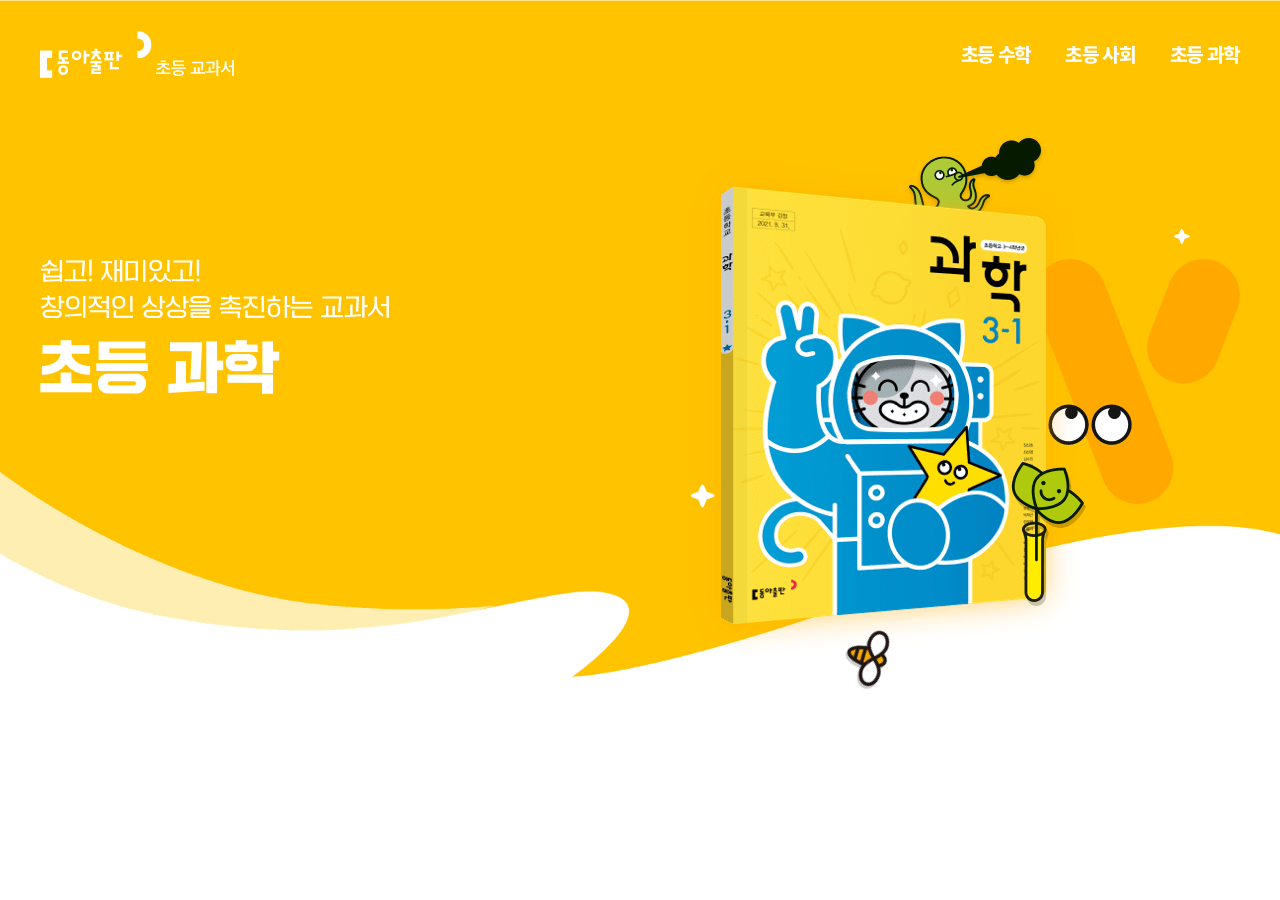
<file: 07-math/do_index.html>
<!DOCTYPE html>
<html lang="ko">
<head>
    <meta charset="UTF-8">
    <meta http-equiv="X-UA-Compatible" content="IE=edge">
    <meta name="viewport" content="width=device-width, initial-scale=1.0">
    <title>새로운 동아출판 초등교과서</title>
    <link rel="stylesheet" href="reset.css">
    <style>
        body {
            background:url(images4/main-bg5.png) no-repeat center top;
            background-size:1920px auto;
        }
        header {
            width:1200px; margin:0 auto; padding:30px 0;
            display:flex; justify-content:space-between; align-items:center;
        }
        header nav a {
            letter-spacing:-1.3px; color:#fff; font-size:1.2rem;
            text-decoration:none; margin-left:30px; font-weight:800;
        }
        /* 메인 */
        main {margin-top:150px; }
        main #visual {
            width:1200px; margin:0 auto; position:relative;
            display:flex; justify-content:space-between;
        }
        main #sub_title {
            display:flex; flex-flow:column wrap;
        }
        main #sub_title span:nth-child(2) {margin:20px 0 50px;}
        
        main #deco {position:relative; width:500px;height:350px; /* border:1px solid red; */}
        main #deco .obj {position:absolute;}
        /* 
        1(주황선, 눈) 2(책) 3(문어) 4(벌) 5(꽃병) 6(별1) 7(별2)
        */
        main #deco .obj1 {
            z-index:9; right:0;
            animation: rotate 2s linear infinite alternate;
        }
        main #deco .obj2 {z-index:10; top:-100px; left:-50px; animation:leftSlide 1s both;} 
        main #deco .obj3 {z-index:9; right:190px; top:0; animation:objTop 1s both;}
        main #deco .obj4 {z-index:11; right:0; bottom:0; animation:leftBottom 1s both;}
        main #deco .obj5 {
            z-index:11; right:150px; bottom:0; 
            animation: rotate 2s linear infinite alternate-reverse;
        }
        main #deco .obj6 { z-index:12; left:-50px; bottom:100px;}
        main #deco .obj7 {z-index:12; right:50px; top:-30px;}
        main #deco .obj6, main #deco .obj7 {animation:sizeUp 2s linear infinite alternate;}
        /* (위) 그룹 선택자 */
        /* 애니메이션 */
        @keyframes leftSlide {
            0% {transform:translateX(150px);}
            100% {transform:translateX(0px);}
        }
        @keyframes objTop {
            0% {transform:translateY(0);}
            100% {transform:translateY(-130px);}
        }
        @keyframes sizeUp {
            0% {transform:scale(1);}
            100% {transform:scale(1.3);}
        }
        @keyframes rotate {
            0% {transform:rotate(8deg);}
            100% {transform:rotate(-8deg);}
        }
        @keyframes leftBottom {
            0% {transform:translate(0, 0) rotate(0);}
            100% {transform:translate(-340px, 80px) rotate(50deg);}
        }
    </style>
</head>
<body>
        <header>
            <h1><a href="#"><img src="images4/logo-top.png" alt="동아출판 초등교과서"></a></h1>
            <nav>
                <a href="#">초등 수학</a>
                <a href="#">초등 사회</a>
                <a href="#">초등 과학</a>
            </nav>
        </header>
        <main>
            <div id="visual">
                <div id="sub_title">
                    <span><img src="images4/main-top-banner5-txt1.png" alt="쉽고 재미있고"></span>
                    <span><img src="images4/main-top-banner5-txt2.png" alt="초등 과학"></span>
                    <!--  <div class="loading">
                        <span>01</span>
                        <span class="bar"></span>
                        <span class="btn play"><img src="images4/ico-play.png" alt=""></span>
                        <span class="btn left"><img src="images4/ico-left3.png" alt=""></span>
                        <span class="btn right"><img src="images4/ico-right3.png" alt=""></span>
                    </div> -->
                </div>
                <div id="deco">
                    <span class="obj obj1"><img src="images4/main-top-banner5-obj1.png" alt=""></span>
                    <span class="obj obj2"><img src="images4/main-top-banner5-obj2.png" alt=""></span>
                    <span class="obj obj3"><img src="images4/main-top-banner5-obj3.png" alt=""></span>
                    <span class="obj obj4"><img src="images4/main-top-banner5-obj4.png" alt=""></span>
                    <span class="obj obj5"><img src="images4/main-top-banner5-obj5.png" alt=""></span>
                    <span class="obj obj6"><img src="images4/main-top-banner4-obj6.png" alt=""></span>
                    <span class="obj obj7"><img src="images4/main-top-banner4-obj7.png" alt=""></span>
                </div>
            </div>
        </main>
</body>
</html>
</file>
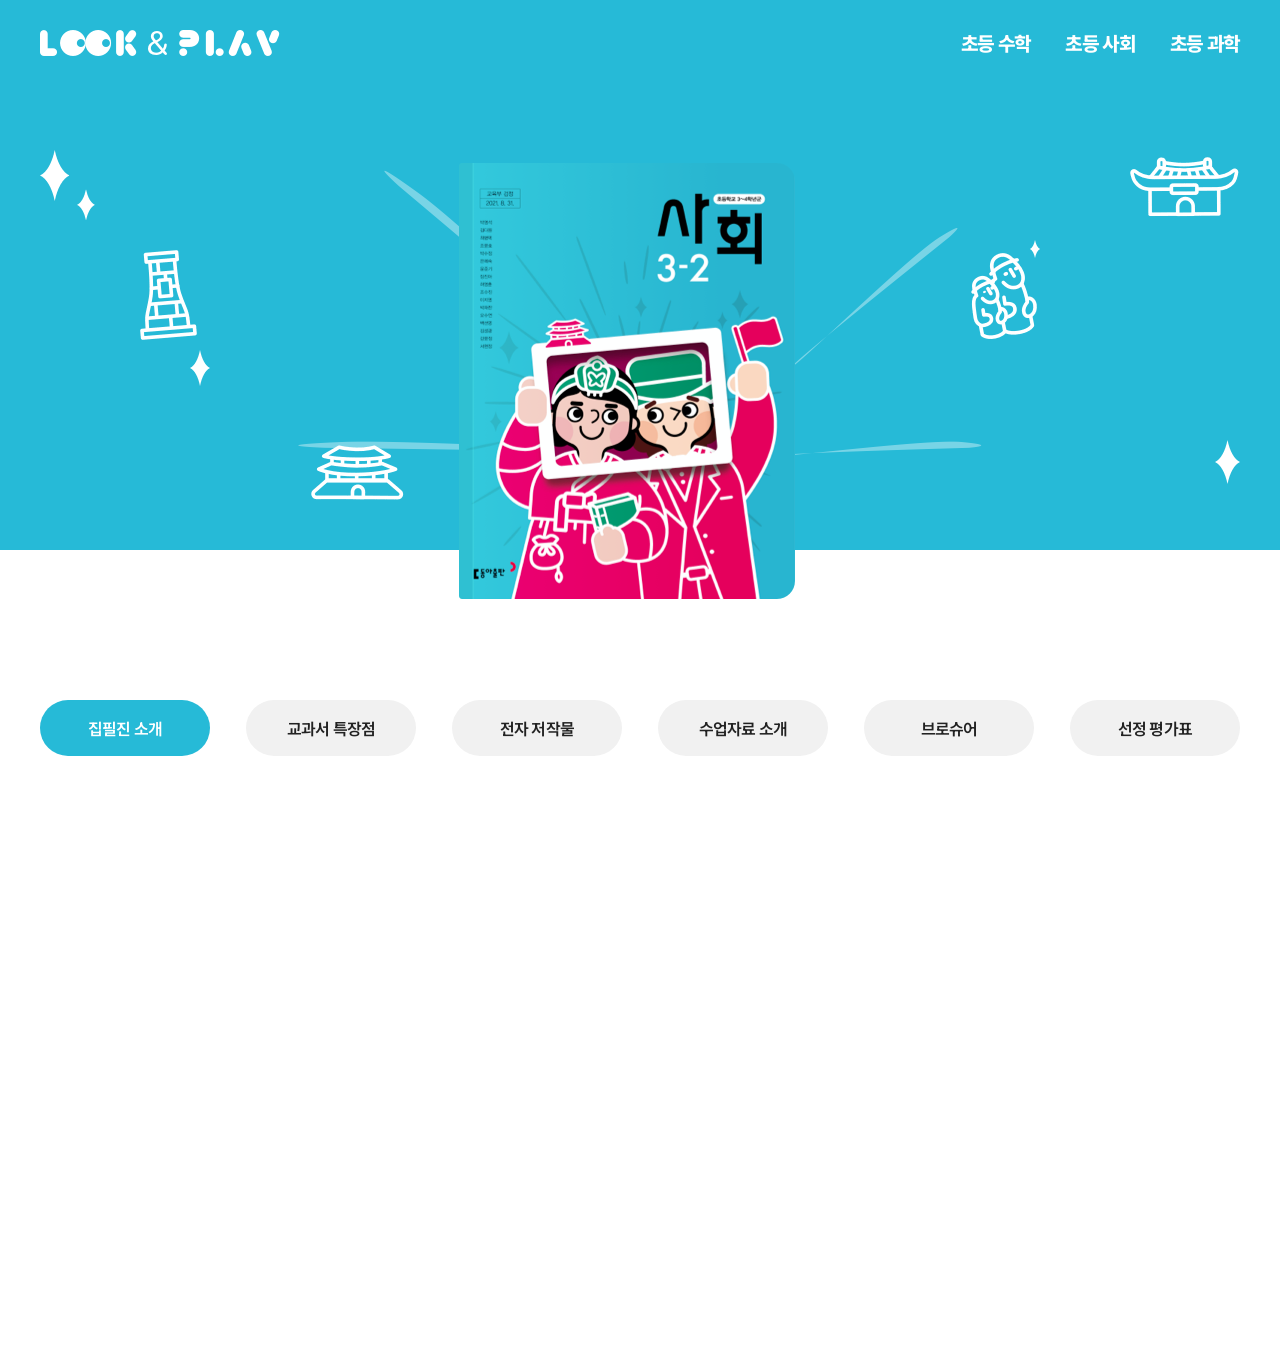
<file: 07-math/look_index.html>
<!DOCTYPE html>
<html lang="ko">
<head>
    <meta charset="UTF-8">
    <meta http-equiv="X-UA-Compatible" content="IE=edge">
    <meta name="viewport" content="width=device-width, initial-scale=1.0">
    <title>새로운 동아출판 초등교과서</title>
    <link rel="stylesheet" href="reset.css">
    <style>
        header {
            z-index:999; 
            position:fixed; left:50%; top:0; width:1200px; margin-left:-600px;
            display:flex; justify-content:space-between; align-items:center;
            padding:30px 0;
        }
        header nav a {
            letter-spacing:-1.3px; color:#fff; font-size:1.2rem;
            text-decoration:none; margin-left:30px; font-weight:800;
        }
        /* 메인 */
        main {height:150vh; }
        main #visual {background:#26bad7; min-width:1200px; margin:0 auto; height:550px; position:relative;}
        main #visual #deco {position:relative; width:1200px; margin:0 auto;}
        main #visual #deco .obj {position:absolute;}

        main #visual #deco .obj1 {
            top:170px; left:50%; margin-left:-342px;
            animation: rotate 8s linear infinite alternate;
        }
        main #visual #deco .obj2 { left:0; top:150px;}
        main #visual #deco .obj3 {left:100px; top:250px;}
        main #visual #deco .obj4 {left:150px; top:350px;}
        main #visual #deco .obj5 {right:0; top:150px;}
        main #visual #deco .obj6 {right:200px; top:250px;}
        main #visual #deco .obj7 {right:200px; top:240px;}
        main #visual #deco .obj8 {left:270px; top:440px;}
        main #visual #deco .obj9 {right:0; top:440px;}
        /* 회전 공통 */
        main #visual #deco .obj3, main #visual #deco .obj5{
            animation: rotate 2s linear infinite alternate;
        }
        /* 반대회전 공통 */
        main #visual #deco .obj6, main #visual #deco .obj8 {
            animation: rotate 2s linear infinite alternate-reverse;
        }
        /* 크기 공통 */
        main #visual #deco .obj2, 
        main #visual #deco .obj4, 
        main #visual #deco .obj7, 
        main #visual #deco .obj9 {animation: size 2s linear infinite alternate;}
        main #book_center {
            position:absolute; 
            left:50%; bottom:-50px; margin-left:-181px;
            display:flex;
        }
        /* 카테고리 */
        main .category {
            display:flex; justify-content:space-between;
            width:1200px; margin:150px auto 0;
        }
        main .category a {
            text-decoration:none; width:170px;
            border-radius:50px; padding:20px 0; letter-spacing:-0.9px; font-weight:600;
            text-align:center; background:#f1f1f1; color:#222;
        }
        main .category a.active {background:#26bad7; color:#fff;}

        /* 애니메이션 */
        /* 1번(책 뒤 선), 2번(별두개), 3번(첨성대) */
        @keyframes rotate {
            0% {transform:rotate(0);}
            100% {transform:rotate(26deg);}
        }
        @keyframes size {
            0% {transform:scale(1);}
            100% {transform:scale(1.2);}
        }
    </style>
</head>
<body>
    <header>
        <h1><a href="#"><img src="images3/logo-top-sub.png" alt="LOOK & PLAY"></a></h1>
        <nav>
            <a href="#">초등 수학</a>
            <a href="#">초등 사회</a>
            <a href="#">초등 과학</a>
        </nav>
    </header>
    <main>
        <div id="visual">
            <div id="deco">
                <span class="obj obj1"><img src="images3/sub-top-obj1.png" alt=""></span>
                <span class="obj obj2"><img src="images3/sub3-top-obj1.png" alt=""></span>
                <span class="obj obj3"><img src="images3/sub3-top-obj2.png" alt=""></span>
                <span class="obj obj4"><img src="images3/sub3-top-obj3.png" alt=""></span>
                <span class="obj obj5"><img src="images3/sub3-top-obj4.png" alt=""></span>
                <span class="obj obj6"><img src="images3/sub3-top-obj5.png" alt=""></span>
                <span class="obj obj7"><img src="images3/sub3-top-obj6.png" alt=""></span>
                <span class="obj obj8"><img src="images3/sub3-top-obj7.png" alt=""></span>
                <span class="obj obj9"><img src="images3/sub3-top-obj8.png" alt=""></span>
            </div>
            <div id="book_center">
                <!-- <span><img src="images3/society-1-3-2-left.png" alt=""></span> -->
                <span><img src="images3/society-1-3-2.png" alt=""></span>
            </div>
        </div>
        <div class="category">
            <a href="#" class="active">집필진 소개</a>
            <a href="#">교과서 특장점</a>
            <a href="#">전자 저작물</a>
            <a href="#">수업자료 소개</a>
            <a href="#">브로슈어</a>
            <a href="#">선정 평가표</a>
        </div>
    </main>
</body>
</html>
</file>
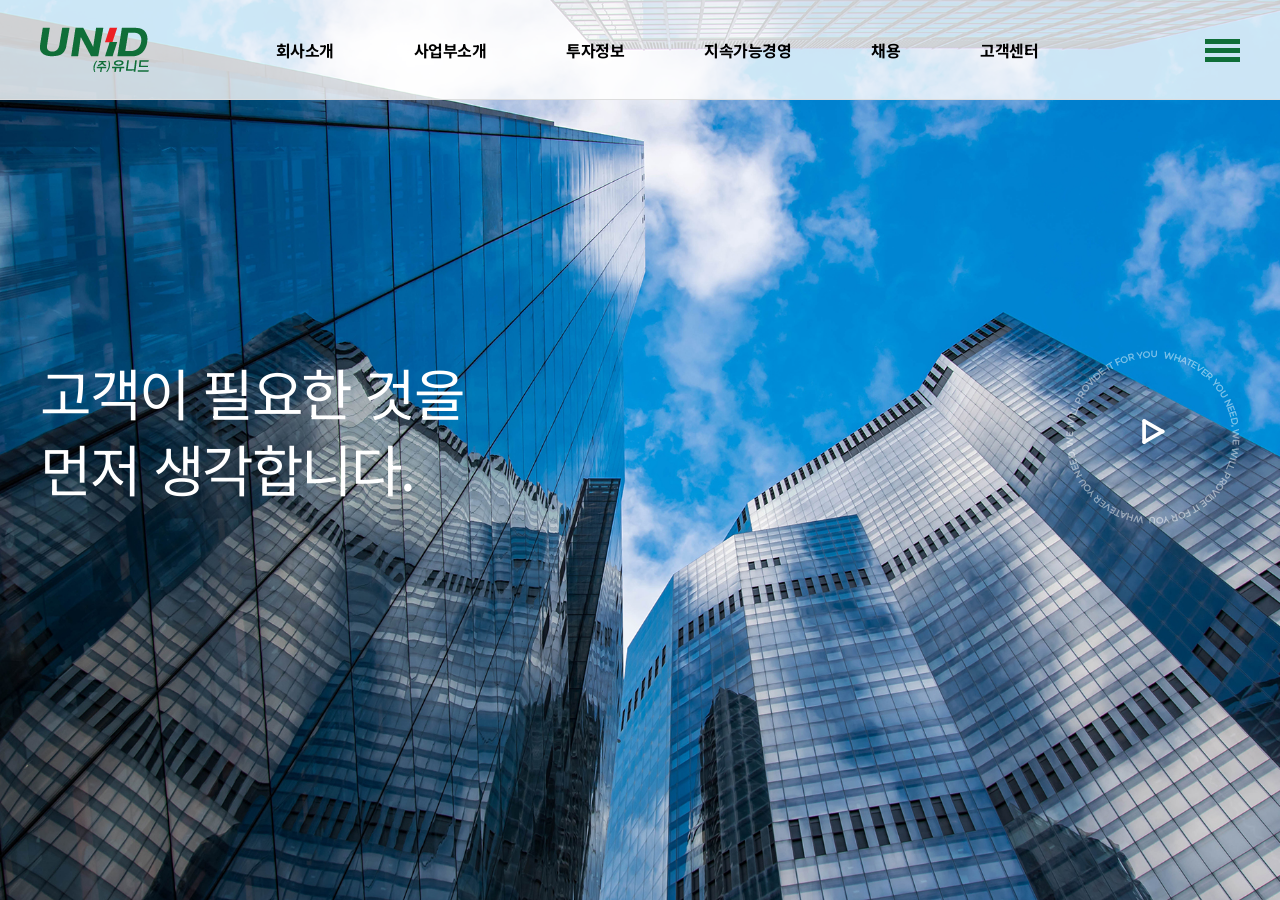
<file: 07-math/unid_index.html>
<!-- 1025-unid-index.html -->
<!DOCTYPE html>
<html lang="ko">
<head>
    <meta charset="UTF-8">
    <meta http-equiv="X-UA-Compatible" content="IE=edge">
    <meta name="viewport" content="width=device-width, initial-scale=1.0">
    <title>(주)유니드</title>
    <link rel="stylesheet" href="reset.css">
    <style>
        /* #0f6e38 , w1200px*/
        /* header */
        #h_bg {
            background:rgba(255,255,255,0.8);
            position:fixed; left:0; top:0; z-index:999; width:100%;
            animation:top_ani 0.5s ease both;
        }
        #h_bg header {
            width:1200px; height:100px; margin:0 auto;
            display:flex; justify-content:space-between; align-items:center;
        }
        /* header-nav */
        #h_bg header nav a {letter-spacing:-0.5px;}
        #h_bg header nav .main {display:flex; justify-content:space-between; align-items:center;}
        #h_bg header nav .main > li > a {
            display: block; padding: 0 60px 0 20px; height: 100px;
            font-weight:bold; line-height: 100px;
        }
        /* header-nav-.dep1 */
        #h_bg header nav .main > li > .dep1 {
            position:absolute; width:100%; height:0; transition:height 0.5s;
            background:#fff; padding-left:20px; z-index:800; overflow:hidden;
        }
        #h_bg header nav .main > li > .dep1 > li {}
        #h_bg header nav .main > li > .dep1 > li > a {display:block; padding:20px 0;}
        /* header-nav-.dep2 */
        #h_bg header nav .main > li > .dep1 > li > .dep2 {}
        #h_bg header nav .main > li > .dep1 > li > .dep2 li {}
        #h_bg header nav .main > li > .dep1 > li > .dep2 li a {
            font-size:0.875rem; border-bottom:1px dashed #ddd; color:#888;
            padding:15px 0 15px 20px; display:block;
        }
        #h_bg header nav .main > li > .dep1 a:hover {color:#0f6e38 !important;}
        /* header-nav-nav_bg */
        #h_bg header nav .nav_bg {
            background:#fff; position:absolute; z-index:700; left:0;
            width:100%; height:0; transition:height 0.5s;
            top:99px;
            border-top:1px solid #ddd;
        }
        /* header-all-nav */
        #h_bg header .all_nav {
            width:35px; height:23px;
            display:flex; flex-flow:column nowrap; justify-content:space-between;
        }
        #h_bg header .all_nav span {background:#0f6e38; width:100%; height:5px;}
        /* main */
        main {background:url(images/unid/bg.jpg) center top;background-size:cover; height:100vh;}
        main .center {
            width:1200px; height:100vh; margin: 0 auto;
            display:flex; justify-content: space-between; align-items:center;
        }
        main .center h1 {display:flex; flex-flow:column nowrap; justify-content: space-between;}
        main .center h1 span {color:#fff; font-size:3.5rem; letter-spacing:-2.5px; padding:10px 0;}
        main .center h1 span:nth-child(1) {animation:titleAni 0.6s both;}
        main .center h1 span:nth-child(2) {animation:titleAni 0.6s 0.3s both;}
        main .center .right {
            position:relative; right:174px; top:-100px;
            animation:rightLeft 1s both;
        }
        main .center .right span {
            position:absolute; width:174px; height:174px;
        }
        main .center .right span:nth-child(1) {animation:rotate360 4s linear infinite;}
        main .center .right span:nth-child(2) {text-align:center; line-height:174px;}
        /* animation */
        @keyframes titleAni {
            0% {transform: translateY(0px); opacity:0;}
            100% {transform:translateY(-20px); opacity: 1;}
        }
        @keyframes rightLeft {
            0% {transform:translateX(100px); opacity:0;}
            100% {transform:translateX(0); opacity:1;}
        }
        @keyframes rotate360 {
            0% {transform:rotate(0);}
            100% {transform:rotate(360deg);}
        }
    </style>
</head>
<body>
    <div id="wrap">
        <div id="h_bg">
            <header>
                <h1><a href="#"><img src="images/unid/logo.png" alt="유니드"></a></h1>
                <nav>
                    <ul class="main"><!--global navigation bar == gnb명도 많이 사용-->
                        <li><a href="#">회사소개</a>
                            <ul class="dep1"><!--서브메뉴의 깊이에 따라 depth처리 ex)dep1, dep2, dep1-1등-->
                                <li><a href="#">회사소개</a></li>
                                <li><a href="#">CEO인사말</a></li>
                                <li><a href="#">연혁</a></li>
                                <li><a href="#">2030 VISION</a></li>
                            </ul>
                        </li>
                        <li><a href="#">사업부소개</a>
                            <ul class="dep1">
                                <li><a href="#">화학사업부(CA)</a>
                                    <ul class="dep2"><!--두번째 서브메뉴 dep2-->
                                        <li><a href="#">수산화칼륨</a></li>
                                        <li><a href="#">탄산칼륨</a></li>
                                        <li><a href="#">염산</a></li>
                                    </ul>
                                </li>
                                <li><a href="#">보드사업부(BT)</a>
                                    <ul class="dep2">
                                        <li><a href="#">MDF</a></li>
                                        <li><a href="#">LPM</a></li>
                                        <li><a href="#">제재목</a></li>
                                        <li><a href="#">GOSSPAN</a></li>
                                        <li><a href="#">ECOPAN</a></li>
                                        <li><a href="#">올고다 마루</a></li>
                                    </ul>
                                </li>
                            </ul>
                        </li>
                        <li><a href="#">투자정보</a>
                            <ul class="dep1">
                                <li><a href="#">경영정보</a></li>
                                <li><a href="#">재무정보</a></li>
                                <li><a href="#">주가정보</a></li>
                                <li><a href="#">공시자료</a></li>
                                <li><a href="#">IR자료실</a></li>
                            </ul>
                        </li>
                        <li><a href="#">지속가능경영</a>
                            <ul class="dep1">
                                <li><a href="#">윤리경영</a></li>
                                <li><a href="#">안전환경경영</a></li>
                                <li><a href="#">사회공헌</a></li>
                            </ul>
                        </li>
                        <li><a href="#">채용</a>
                            <ul class="dep1">
                                <li><a href="#">채용사이트</a></li>
                            </ul>
                        </li>
                        <li><a href="#">고객센터</a>
                            <ul class="dep1">
                                <li><a href="#">뉴스</a></li>
                                <li><a href="#">홍보동영상</a></li>
                            </ul>
                        </li>
                    </ul>
                    <div class="nav_bg"><!--서브배경--></div>
                </nav>
                <a href="#" class="all_nav">
                    <span></span>
                    <span></span>
                    <span></span>
                </a>
            </header>
        </div><!--e:#h_bg-->
        <main>
            <div class="center">
                <h1>
                    <span>고객이 필요한 것을</span>
                    <span>먼저 생각합니다.</span>
                </h1>
                <div class="right">
                    <span><img src="images/unid/play_line_bg_small.png" alt=""></span>
                    <span><img src="images/unid/play_icon.png" alt=""></span>
                </div>
            </div>
        </main>
    </div><!--e:#wrap-->
</body>
</html>
</file>
<file: 05-next/style/main.css>
/*popup*/
.popup {z-index:999;position:fixed; right:0; top:0; height:100vh; width:50px; text-align:center;}
.popup .page_num {
    position:absolute; width:70%; top:30%;
    display:flex; flex-flow:column wrap;
}
.popup .page_num span {color:#fff; padding:5px 0;}
.popup .page_num .current_num {}
.popup .page_num .all_num {border-top:1px solid #aaa;}
.popup .page_pst {position:absolute; width:100%; bottom:20px; display: flex; flex-flow: column wrap;}
.popup .page_pst a {}
.popup .page_pst a.page_top {}
.popup .page_pst a.page_btm {margin-top:-2px;}
/*header*/
header {
    position:fixed; left:0; top:0; width:100%; height:80px;
    background:rgba(0,0,0,0.2);
}
header .h_container {max-width:1200px; margin:0 auto;
    display:flex; flex-flow:row nowrap;
    justify-content:space-between;
    align-items: center; height: 100%;
    } 
header h1 {}
header h1 a {}
header h1 a img {}
header nav {}
header nav a {color:#fff; font-size:0.875rem; letter-spacing:-0.5px;}
header nav > ul {
    display:flex; flex-flow:row nowrap;
    justify-content:space-between;
    align-items:center;
}
header nav > ul > li {padding:0 10px; position:relative;}
header nav > ul > li > a {}
/* v1 메뉴에 올렸을 때 서브보이고 숨기기(애니x) - display:none; :block; - 수치가 아니라 애니메이션 적용 불가 */
header nav > ul > li > .sub {
    position:absolute;
    /* height:0; overflow:hidden; */ /* 높이 설정시 투명도 애니메이션 적용x */
    transform:translateY(-60px);
    opacity:0; /* 존재하는데 투명도만 준 것이라 선택 가능 영역으로 인식됨-세로크기 조정 또는 높이 지정으로 해결 */
    transition:transform 1s, opacity 0.6s;
}
header nav > ul > li:hover > .sub {
    opacity:1;/* 
    height:max-content; */
    transform: translateY(0); /* 기본위치값 0 */
}
header nav > ul > li > .sub li {width:100px; padding: 10px 0 0;}
header nav > ul > li > .sub li a {}
header nav > ul > li > .sub li a:hover {color:#ddd;}
/*section*/
section {}
section .sec1 {background-image:url(../images/bg_01.jpg)}
section .sec2 {
    /* 백그라운드 사진이 깔려있는 상태에서 새로운 사진을 넣고 싶을 때 */
    /* 속성은 단 한번만 작성해야하고 레이아웃을 생각하면서 순서 지정 */
    background-image:
        url(../images/person.png),
        url(../images/space.png),
        url(../images/bg_02.jpg);
    background-size: auto, cover, cover; /* , 를 기준으로 적용값 작성 */
    background-repeat: no-repeat, repeat-x, repeat;
    background-position: 90% center;
    animation: bgAni 1.5s ease 2s 1 both;
}
@keyframes bgAni{
    0% {background-position: 90% center;}
    100% {background-position: 10% center;}
}
section .sec3 {background-image:url(../images/bg_03.jpg)}
section > div {
    background-size:cover; background-position:center;
    text-align:center; height:100vh; width:100%; 
    display:flex; flex-flow:column wrap; justify-content:center; color:#fff;
}
section > div h1 {
    font-family: 'Pattaya', sans-serif;
    font-size:3.0em; line-height:1.5;
}
section > div p {font-size:0.875em; letter-spacing:-0.2px; line-height:1.7;}
/*footer*/
footer {
    position:fixed; left:0; bottom:0; height:100px;
    width:100%; color:#fff; font-size:0.875em; letter-spacing:-0.5px; padding:15px 0;
}
footer p {max-width:1200px; line-height:1.5; margin:0 auto;}
</file>
<file: 11-private/styles/desktop.css>
body, html {background:rgb(9,13,43)}
/* design */
header {
    height:80px; width:1400px; margin:0 auto;
    display:flex; justify-content:space-between;
    align-items:center; z-index:999;
    position:fixed; left:50%; top:0; margin-left:-700px;
}
header nav a {margin:0 7px; color:#fff;}
header .right a {
    position:relative; padding:5px 5px 5px 27px;
    border:1px dashed rgba(255,255,255,0.6); 
    font-size:0.875rem; border-radius:3px; color:#fff;
}
header .right a::before {
    content:''; display:block;
    position:absolute; left:2px; top:3px;
    width:20px; height:20px;
    background-image:url(../images/ic_sp_store.png);
}
header .right a:first-child::before {background-position:0 0;}
header .right a:last-child::before {background-position:-20px 0;}
.mobile_nav_icon {display:none;}
/* main */
main {
    position: relative;
    width: 1400px;
    margin: 0 auto;
    top: 80px;
    text-align: center;
}
main > * {max-width:1400px; margin:0 auto;}
/* 중첩순서 처리 배경(10) 그라디언트(20) 나머지(30) */
main .bg_wrap {position:absolute; z-index:10;}
/* ---------------------------(아래)좌우 배경 부드럽게 사라지는 처리 */
main .bg_wrap::before, main .bg_wrap::after {    
    content: ''; display:block; 
    position:absolute; top:0; z-index:999;
    width:10%; height:100%; 
    background:linear-gradient(90deg, rgb(9,13,43), transparent);
}
main .bg_wrap::before {
    left:0;
}
main .bg_wrap::after {
    right:0;
    transform:scaleX(-1);
}
/* --------------------------------------------- */
main .txt, main .car_list, main .car, main .scroll {
    width:1400px; margin:0 auto; position:relative; z-index:30;
}
/* 메인배경 */
main .bg_wrap .bg {width:1400px; margin:0 auto;}
main .bg_wrap .bg1 {
    height:100px; 
    background:url(../images/bg_cloud.png) repeat-x;
        animation:bg 90s linear infinite;
}
main .bg_wrap .bg2 {
    height:200px; 
    background:url(../images/bg_city1.png) repeat-x;
        animation:bg 40s linear infinite;
}
main .bg_wrap .bg3 {
    height:100px; position:relative; top:-96px;
    background:url(../images/bg_city2.png) repeat-x;
    animation:bg 20s linear infinite;
}
/* 메인제목 */
main .txt {}
/* 메인 자동차 위 리스트3 */
/* 메인 자동차 */
main .car {margin-top:150px; text-align:center; width:600px;}
main .car #car {width:100%;}
main .car #left_tire, main .car #right_tire {
    position:absolute; bottom:25px; width:67px;
    animation: tire 1s linear infinite; 

}
main .car #left_tire {left:102px;}
main .car #right_tire {right:91px;}
</file>
<file: 11-private/styles/animation.css>
@keyframes tire {
    0% {transform:rotate(0deg);}
    100% {transform:rotate(-360deg);}
}
@keyframes bg {
    0% {background-position-x: 0;}
    100% {background-position-x: 1000px;}}
</file>
